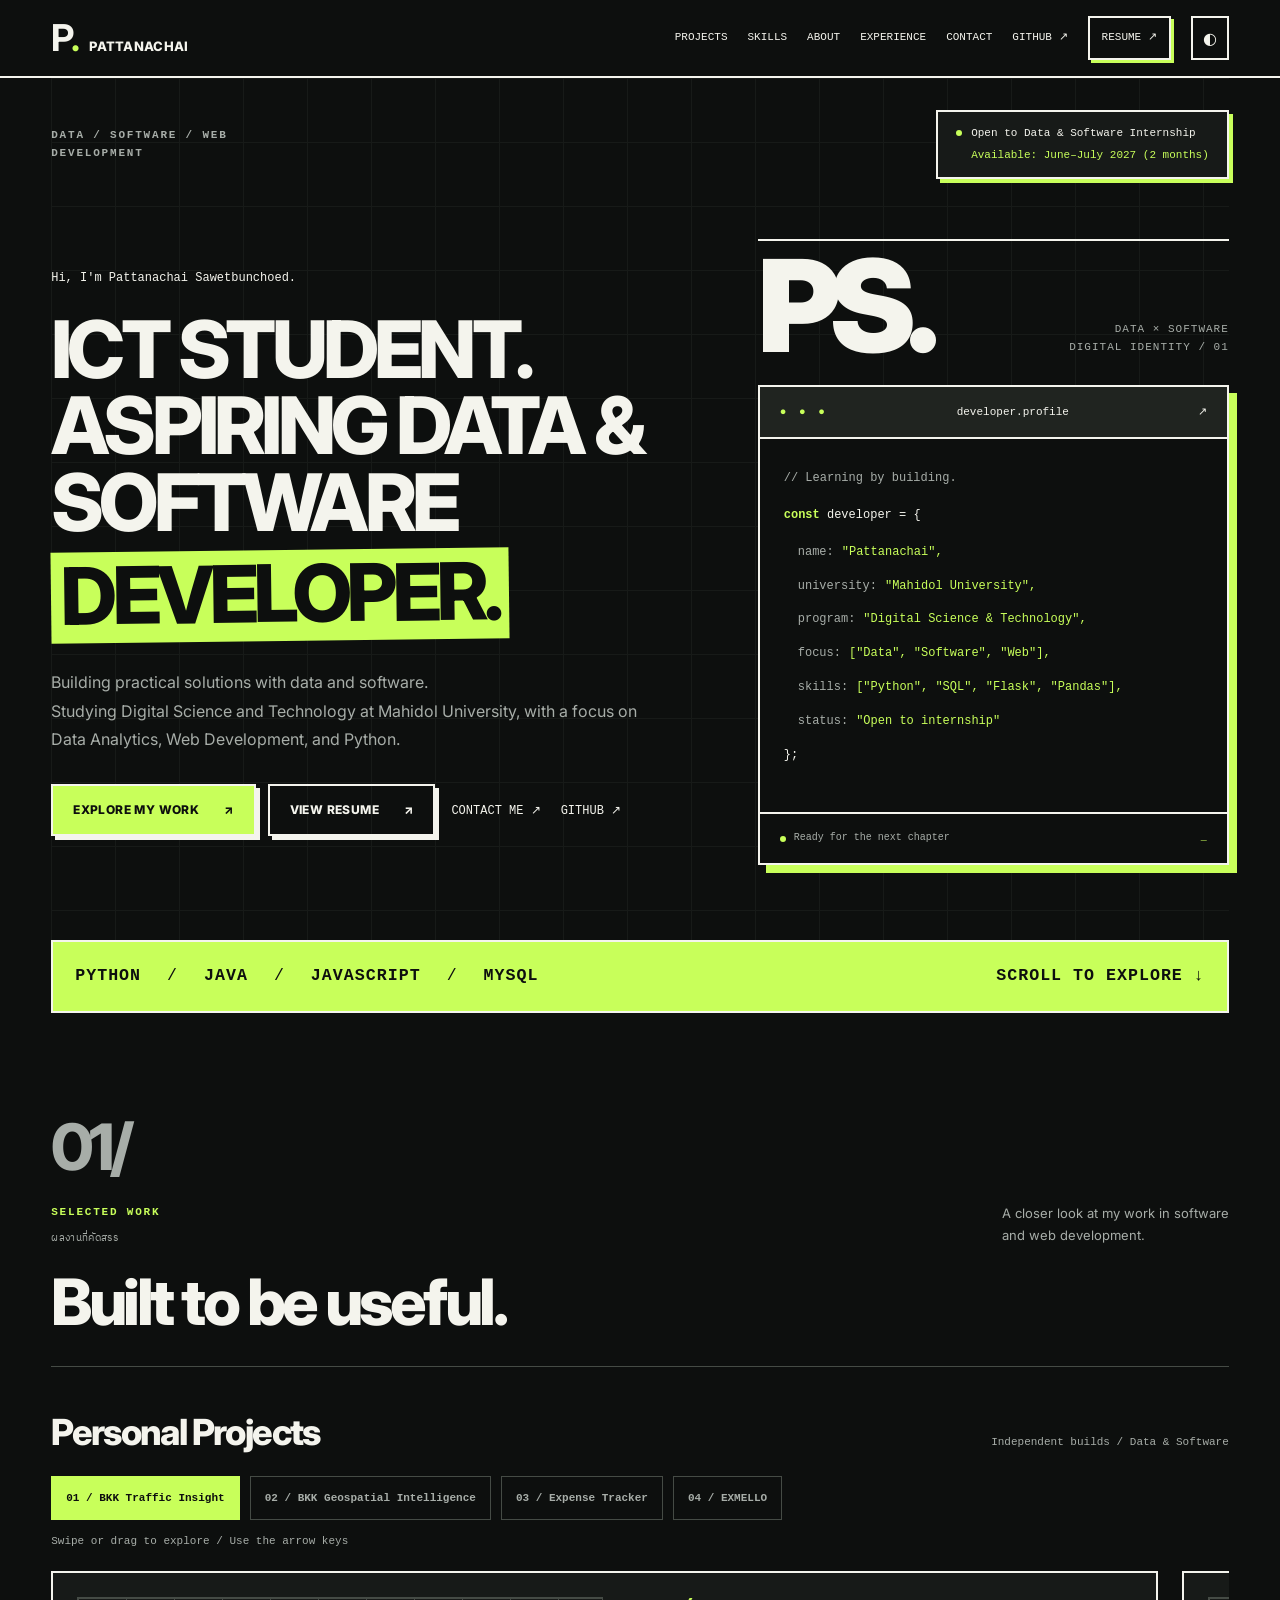
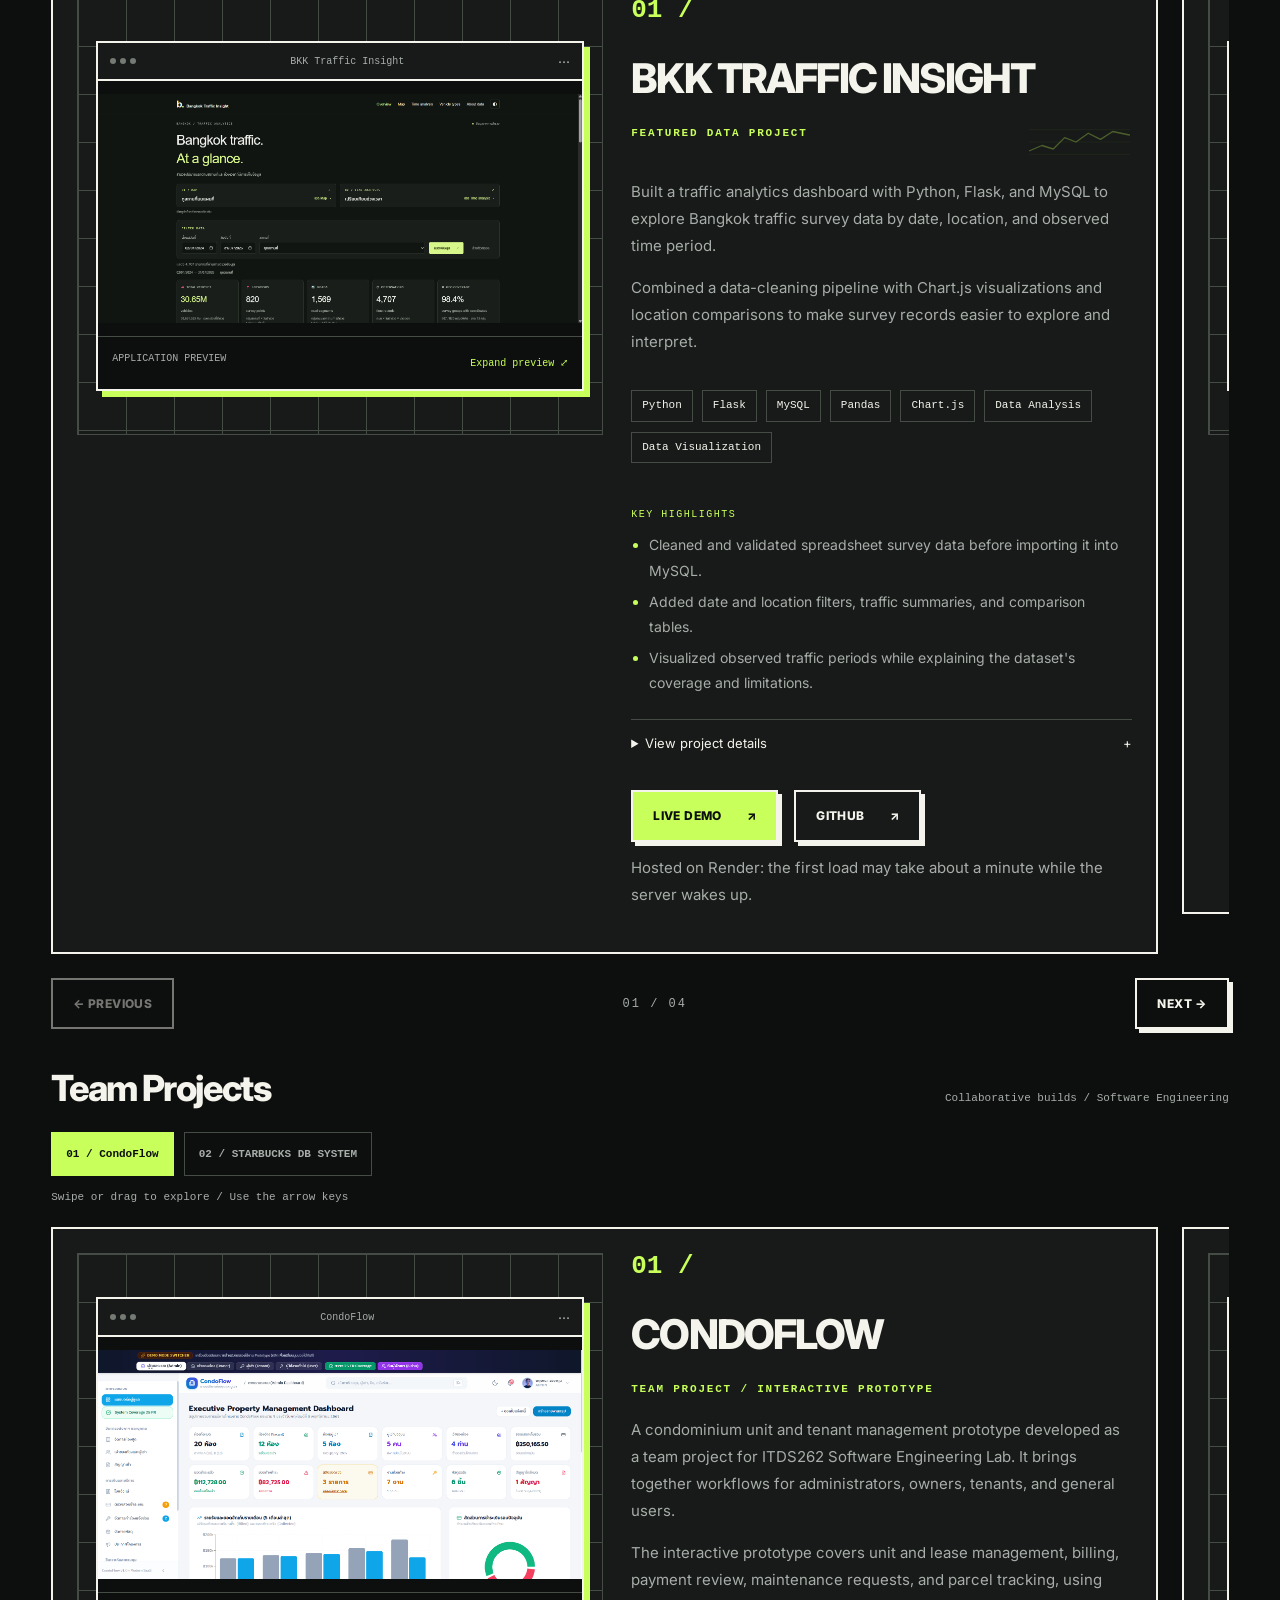
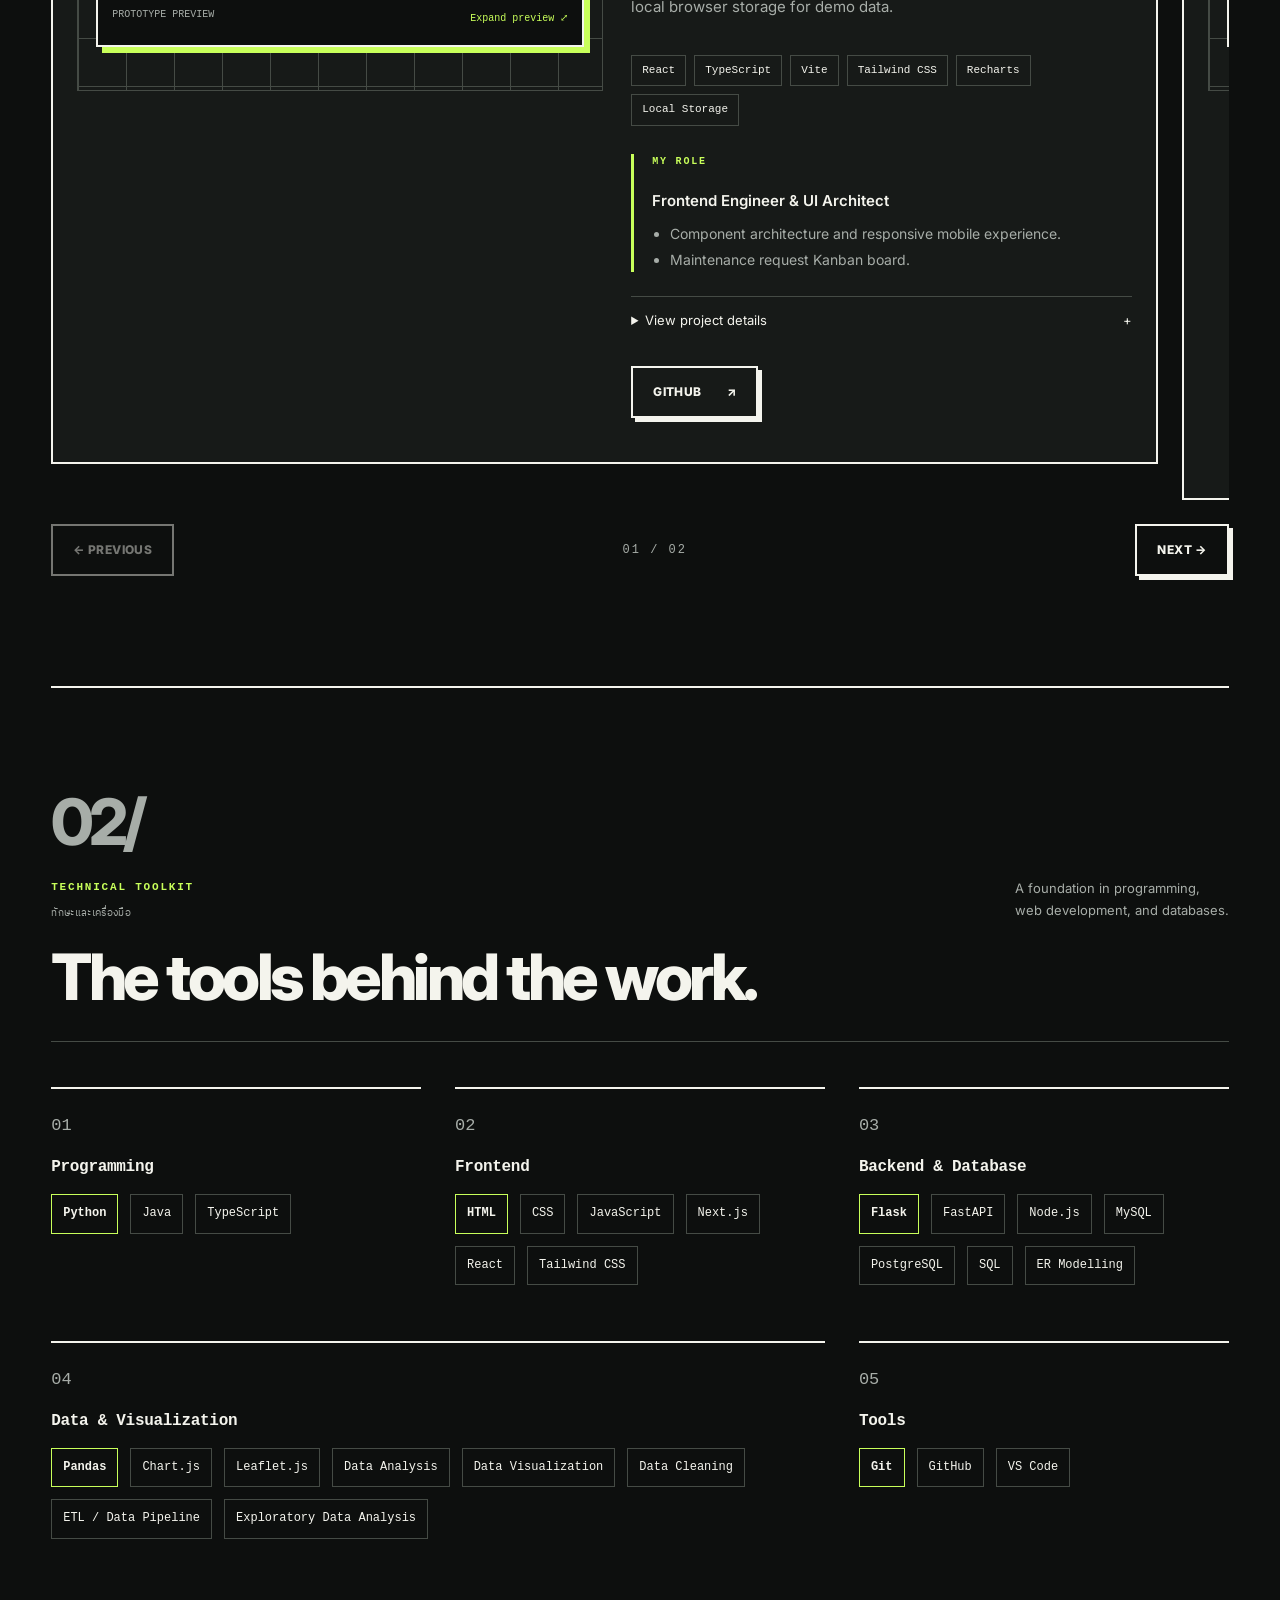
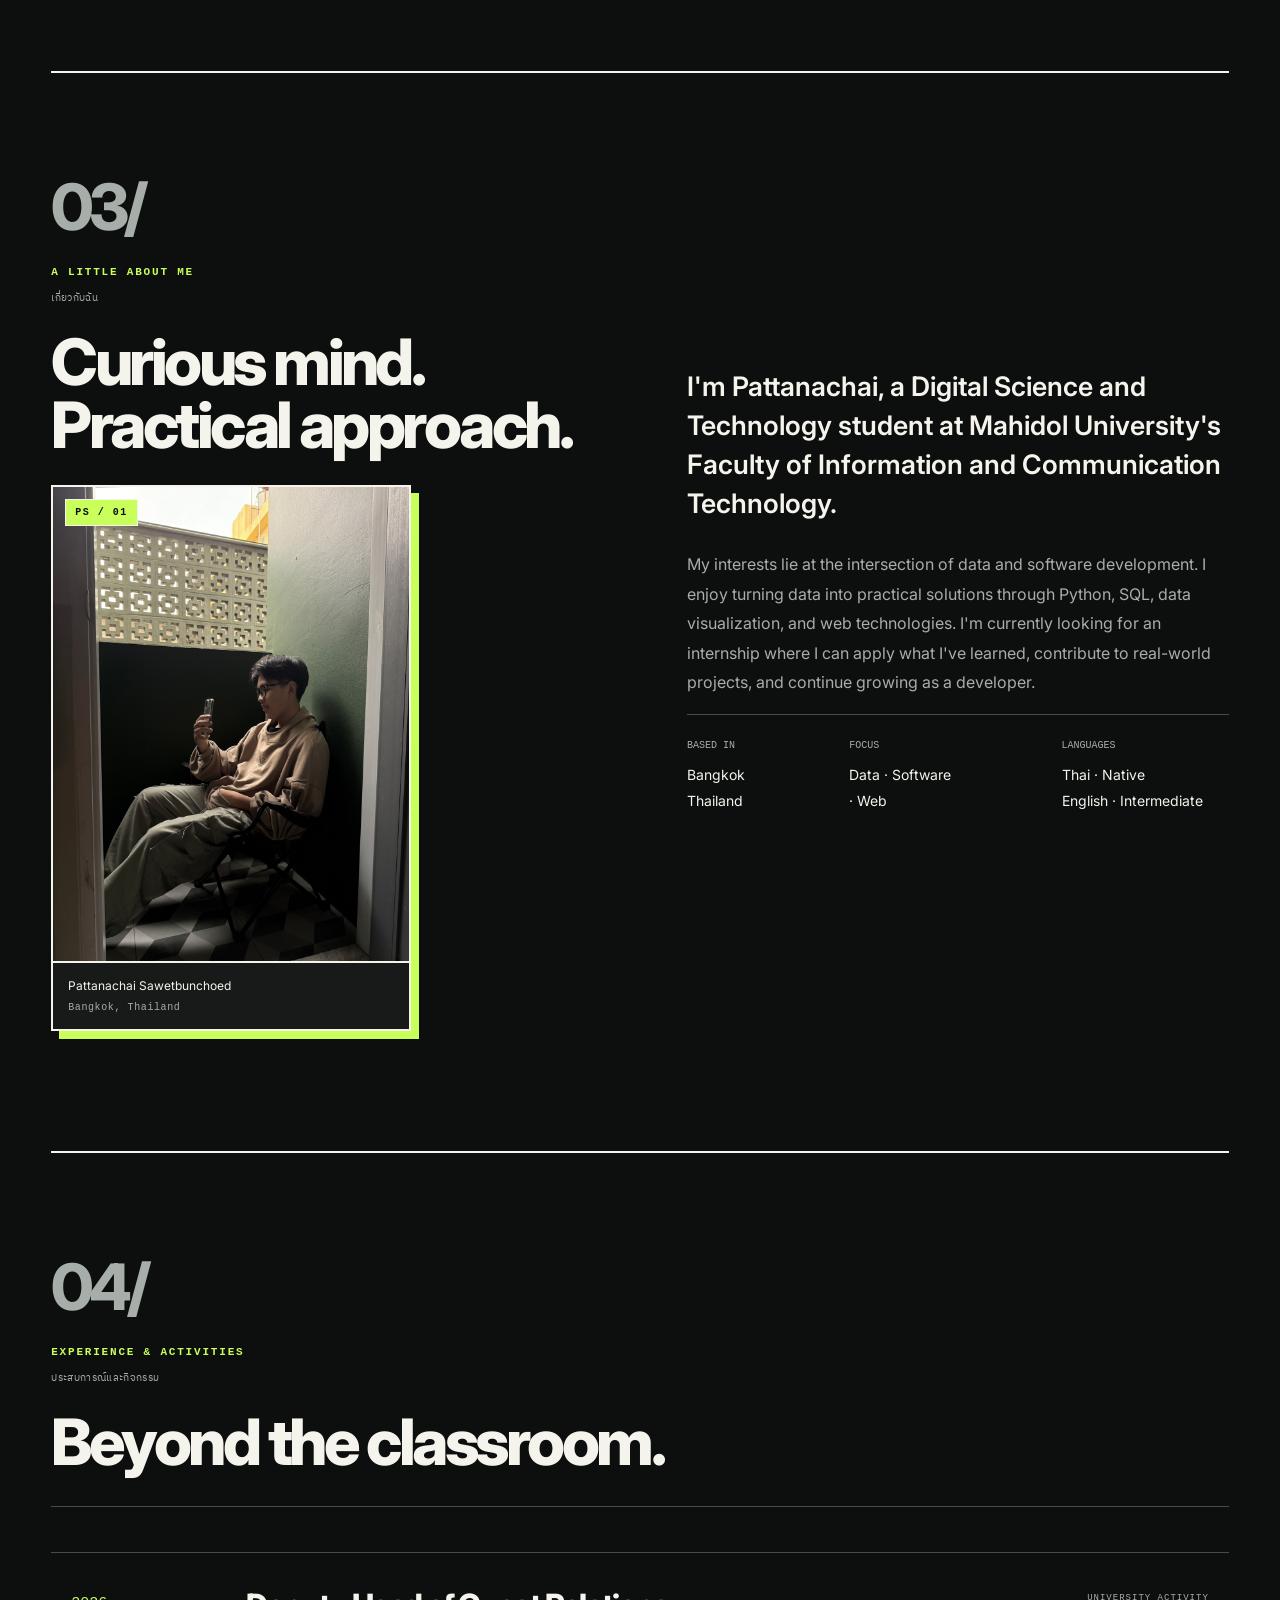
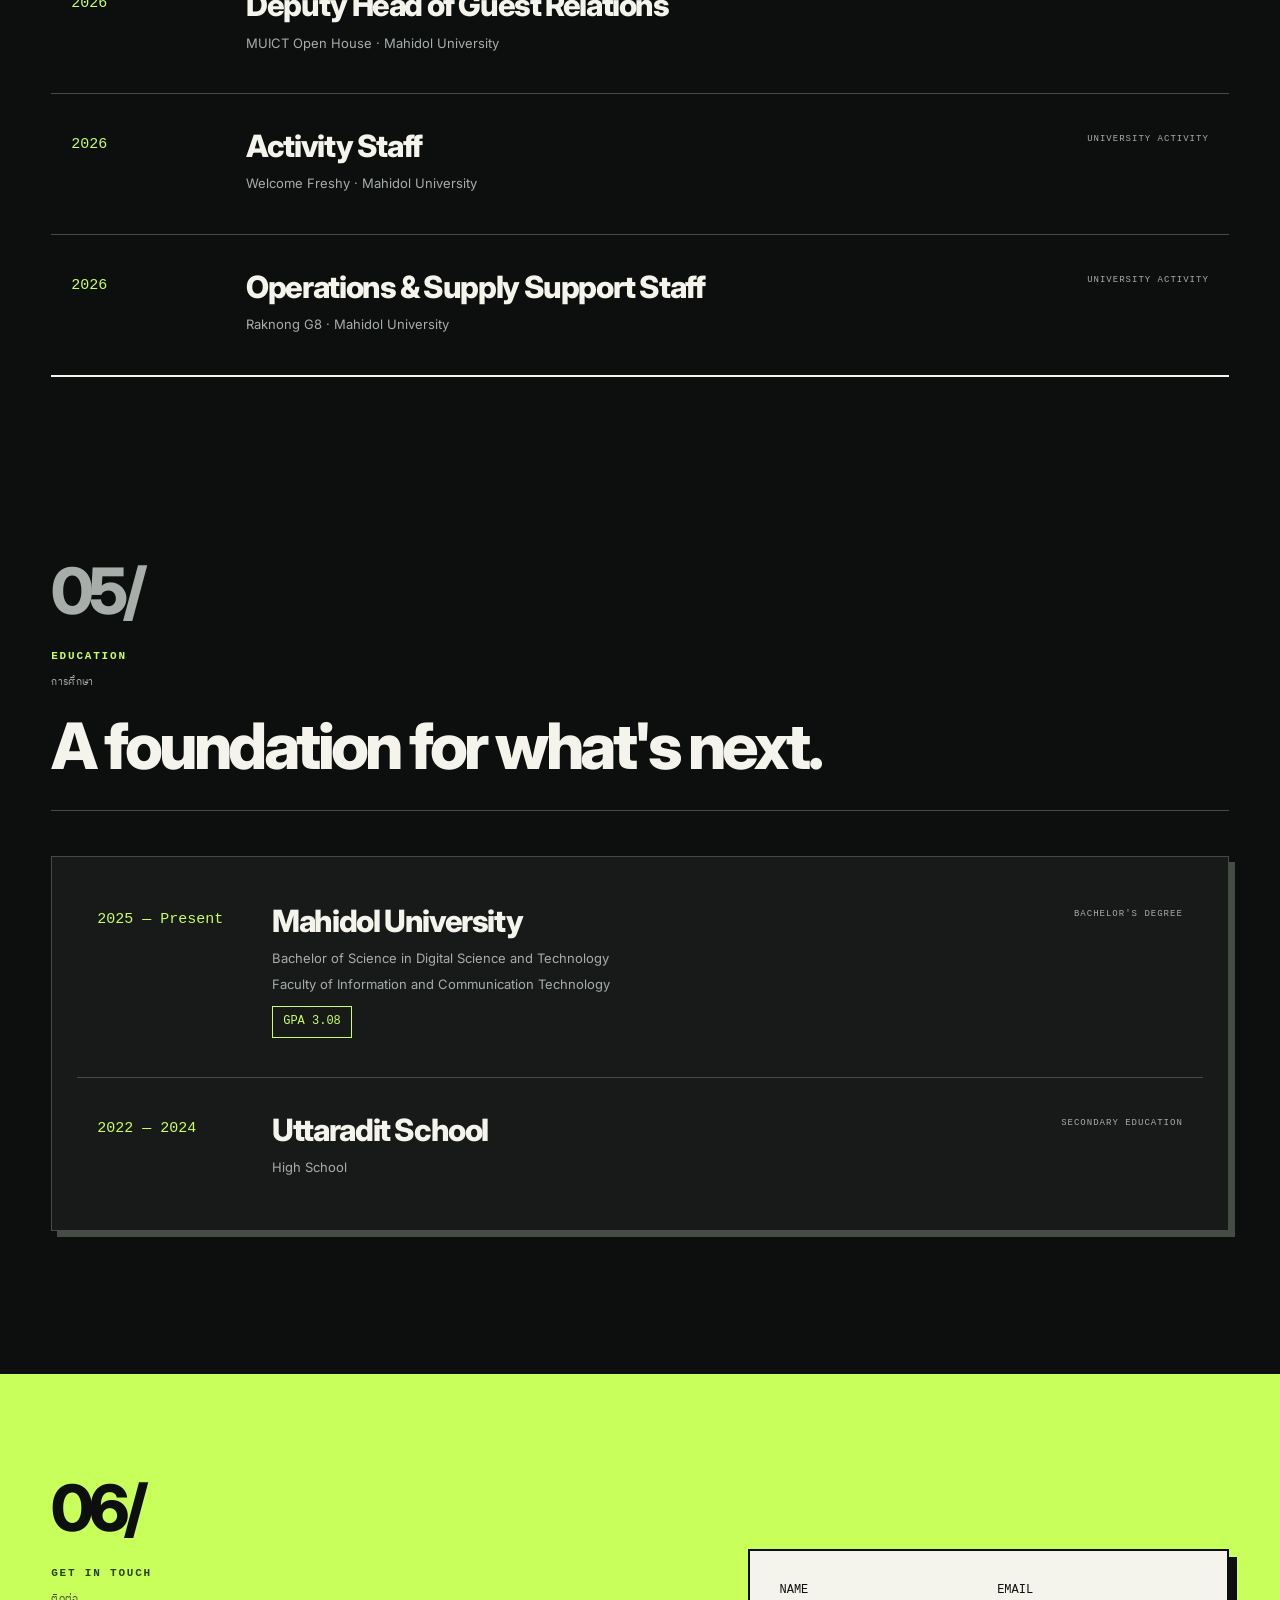
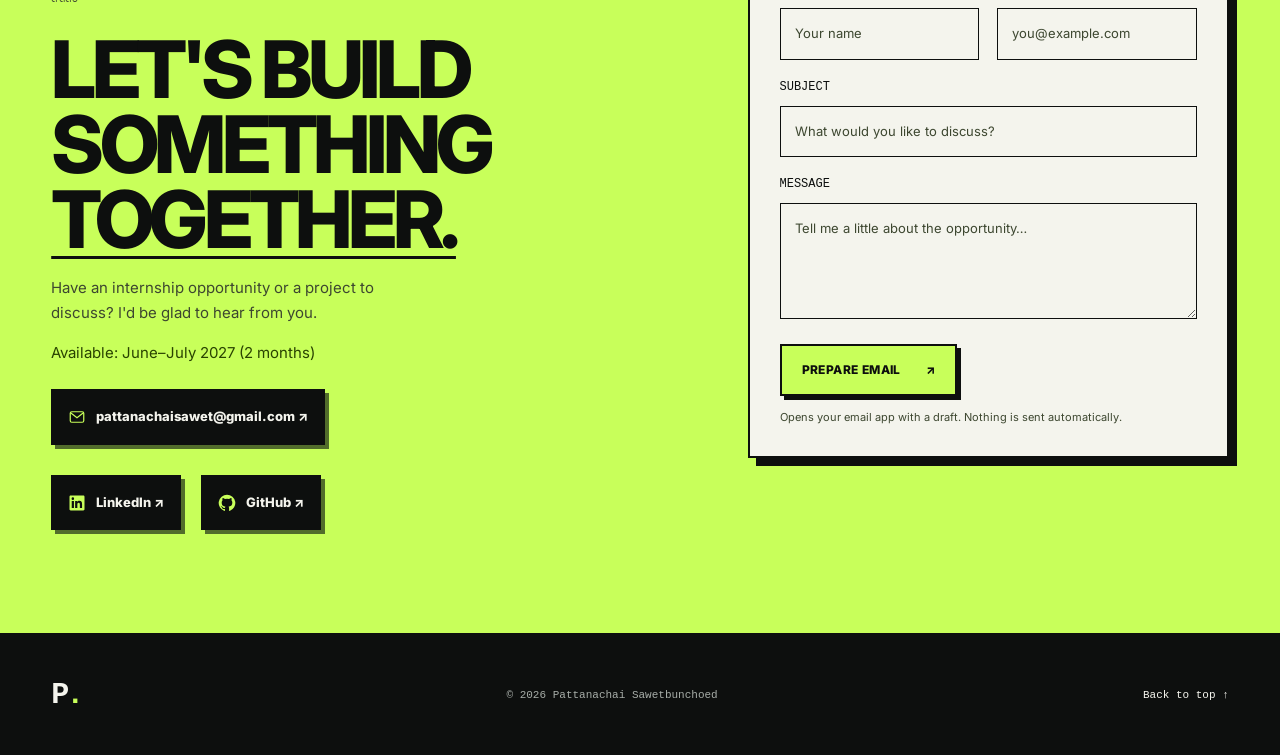
<file: index.html>
<!doctype html>
<html lang="en">
<head>
<meta charset="utf-8"><meta name="viewport" content="width=device-width, initial-scale=1">
<title>Pattanachai Sawetbunchoed | Software Developer Portfolio</title>
<meta name="description" content="Pattanachai Sawetbunchoed, Digital Science and Technology student at Mahidol University. Explore software projects, technical skills, and internship interests.">
<meta property="og:title" content="Pattanachai Sawetbunchoed | Developer Portfolio"><meta property="og:description" content="ICT student at Mahidol University building practical software with Python, Flask, MySQL and web technologies."><meta property="og:type" content="website"><meta name="theme-color" content="#111512">
<link rel="icon" href="favicon.svg" type="image/svg+xml"><link rel="stylesheet" href="style.css?v=20261106-refactor"><link rel="stylesheet" href="neo.css?v=20261106-project-spacing"><script src="config.js?v=20261107-contact-email" defer></script><script src="projects.js?v=20261106-shared" defer></script>
</head>
<body>
<a class="skip" href="#main">Skip to content</a>
<header class="site-header"><nav class="nav wrap" aria-label="Main navigation">
<a href="#home" class="brand" aria-label="Pattanachai home">p<span>.</span><span class="brand-name">Pattanachai</span></a>
<button class="menu-toggle" aria-expanded="false" aria-controls="nav-links" hidden>Menu <span aria-hidden="true">☰</span></button>
<div id="nav-links" class="nav-links"><a href="#projects">Projects</a><a href="#skills">Skills</a><a href="#about">About</a><a href="#experience">Experience</a><a href="#contact">Contact</a><a href="https://github.com/AoojunHappyman" target="_blank" rel="noopener noreferrer">GitHub ↗</a><a class="nav-resume" href="Pattanachai-Sawetbunchoed-Resume.pdf?v=20261115-projects" target="_blank" rel="noopener noreferrer" aria-label="Open latest resume PDF in a new tab">Resume ↗</a></div>
<button class="theme-toggle" aria-label="Switch to light theme" title="Switch theme" hidden>◐</button>
</nav></header>
<main id="main">
<section id="home" class="hero wrap">
<div class="hero-top"><span class="eyebrow">DATA / SOFTWARE / WEB DEVELOPMENT</span><div class="availability-block"><span class="availability"><i aria-hidden="true"></i> Open to Data &amp; Software Internship</span><span class="availability-dates">Available: June–July 2027 (2 months)</span></div></div>
<div class="hero-grid"><div><p class="intro">Hi, I'm Pattanachai Sawetbunchoed.</p><h1>ICT student.<br>Aspiring Data &amp; Software<br><em>Developer.</em></h1><p class="hero-description">Building practical solutions with data and software.<br>Studying Digital Science and Technology at Mahidol University, with a focus on Data Analytics, Web Development, and Python.</p><div class="actions"><a class="button primary" href="#projects">Explore my work <span>↗</span></a><a class="button" href="Pattanachai-Sawetbunchoed-Resume.pdf?v=20261115-projects" target="_blank" rel="noopener noreferrer">View resume <span>↗</span></a><a class="text-link" href="#contact">Contact me ↗</a><a class="text-link" href="https://github.com/AoojunHappyman" target="_blank" rel="noopener noreferrer">GitHub ↗</a></div></div>
<div class="hero-identity"><div class="signature" aria-hidden="true"><strong>PS.</strong><span>DATA × SOFTWARE<br>DIGITAL IDENTITY / 01</span></div><aside class="code-panel" aria-label="Profile at a glance"><div class="panel-bar"><span class="window-dots" aria-hidden="true">● ● ●</span><span>developer.profile</span><span>↗</span></div><div class="code-body"><p class="code-comment">// Learning by building.</p><p><span class="code-key">const</span> developer = {</p><dl><div><dt>name:</dt><dd>"Pattanachai",</dd></div><div><dt>university:</dt><dd>"Mahidol University",</dd></div><div><dt>program:</dt><dd>"Digital Science &amp; Technology",</dd></div><div><dt>focus:</dt><dd>["Data", "Software", "Web"],</dd></div><div><dt>skills:</dt><dd>["Python", "SQL", "Flask", "Pandas"],</dd></div><div><dt>status:</dt><dd>"Open to internship"</dd></div></dl><p>};</p></div><div class="panel-footer"><span class="status-dot"></span> Ready for the next chapter<span aria-hidden="true">_</span></div></aside></div></div>
<div class="hero-bottom" aria-label="Technical interests"><span>PYTHON <b>/</b> JAVA <b>/</b> JAVASCRIPT <b>/</b> MYSQL</span><a href="#projects">SCROLL TO EXPLORE ↓</a></div>
</section>
<section id="projects" class="section wrap"><div class="section-heading"><div><p class="eyebrow"><span class="section-number" aria-hidden="true">01/</span> SELECTED WORK<span class="section-label-th" lang="th">ผลงานที่คัดสรร</span></p><h2>Built to be useful.</h2></div><p>A closer look at my work in software<br class="desktop"> and web development.</p></div>
<div class="project-showcase" role="region" aria-label="Selected projects">
<div class="project-group" data-project-carousel id="personal-projects" role="group" aria-labelledby="personal-projects-title"><div class="project-group-heading"><h3 id="personal-projects-title">Personal Projects</h3><p>Independent builds / Data &amp; Software</p></div>
<div class="project-picker" aria-label="Choose a personal project" hidden></div><p class="project-swipe-hint" hidden>Swipe or drag to explore / Use the arrow keys</p>
<div class="project-grid" id="project-track">
<article class="project project-featured-data"><div class="project-browser-visual"><figure class="browser-preview"><div class="browser-toolbar" aria-hidden="true"><span class="browser-dots"><i></i><i></i><i></i></span><span class="browser-address">BKK Traffic Insight</span><span class="browser-menu">···</span></div><a class="browser-screen" href="bkk-browser-preview.png" target="_blank" rel="noopener noreferrer" aria-label="View larger screenshot of BKK Traffic Insight"><img src="bkk-browser-preview.png" width="1900" height="907" loading="lazy" alt="BKK Traffic Insight dashboard with traffic filters and survey summaries"></a><figcaption>APPLICATION PREVIEW <a href="bkk-browser-preview.png" target="_blank" rel="noopener noreferrer">Expand preview ⤢</a></figcaption></figure></div><div class="project-content"><span class="project-number" aria-hidden="true">01 /</span><div class="data-project-heading"><p class="eyebrow">FEATURED DATA PROJECT</p><svg class="data-trend" viewBox="0 0 120 38" fill="none" aria-hidden="true" focusable="false"><path d="M2 33H118M2 19H118M2 5H118" stroke="currentColor" stroke-opacity=".2"/><path d="M3 29 17 23 30 27 43 14 56 19 70 9 84 16 98 7 117 11" stroke="currentColor" stroke-width="1.5" stroke-linecap="round" stroke-linejoin="round"/></svg></div><h4 class="project-title">BKK Traffic Insight</h4><p>Built a traffic analytics dashboard with Python, Flask, and MySQL to explore Bangkok traffic survey data by date, location, and observed time period.</p><p>Combined a data-cleaning pipeline with Chart.js visualizations and location comparisons to make survey records easier to explore and interpret.</p><ul class="tags" aria-label="Project technologies"><li>Python</li><li>Flask</li><li>MySQL</li><li>Pandas</li><li>Chart.js</li><li>Data Analysis</li><li>Data Visualization</li></ul><div class="project-highlights"><h5>KEY HIGHLIGHTS</h5><ul><li>Cleaned and validated spreadsheet survey data before importing it into MySQL.</li><li>Added date and location filters, traffic summaries, and comparison tables.</li><li>Visualized observed traffic periods while explaining the dataset's coverage and limitations.</li></ul></div><details class="project-details"><summary>View project details <span>+</span></summary><div><h5>From survey reports to insights</h5><p>Based on Bangkok Metropolitan Administration traffic survey reports. Survey counts are historical observations, not live traffic or a direct measure of congestion.</p></div></details><div class="project-links"><a class="button primary" href="https://bangkok-traffic-insight.onrender.com/" target="_blank" rel="noopener noreferrer" aria-label="Open BKK Traffic Insight live demo in a new tab">Live Demo <span aria-hidden="true">↗</span></a><a class="button" href="https://github.com/AoojunHappyman/BKK-Traffic-Insight" target="_blank" rel="noopener noreferrer" aria-label="View BKK Traffic Insight source code on GitHub">GitHub <span aria-hidden="true">↗</span></a></div><p class="demo-note">Hosted on Render: the first load may take about a minute while the server wakes up.</p></div></article>
<article class="project">
<div class="project-browser-visual"><figure class="browser-preview">
<div class="browser-toolbar" aria-hidden="true"><span class="browser-dots"><i></i><i></i><i></i></span><span class="browser-address">BKK Geospatial Intelligence</span><span class="browser-menu">···</span></div>
<a class="browser-screen" href="bkk-geospatial-preview.png" target="_blank" rel="noopener noreferrer" aria-label="View larger screenshot of BKK Geospatial Intelligence"><img src="bkk-geospatial-preview.png" width="1901" height="906" loading="lazy" alt="BKK Geospatial Intelligence district explorer with a population density choropleth map of Bangkok"></a>
<figcaption>APPLICATION PREVIEW <a href="bkk-geospatial-preview.png" target="_blank" rel="noopener noreferrer">Expand preview ⤢</a></figcaption>
</figure></div>
<div class="project-content"><span class="project-number" aria-hidden="true">02 /</span><p class="eyebrow">GEOSPATIAL DATA APPLICATION</p><h4 class="project-title">BKK Geospatial Intelligence</h4>
<p>Built a geospatial analytics platform for Bangkok's 50 districts, connecting public datasets through a Python ETL pipeline, PostgreSQL/PostGIS, and a FastAPI backend.</p>
<p>The React and TypeScript interface uses MapLibre for interactive choropleth maps, district exploration, and comparisons across population, transport, health services, and flood-related indicators.</p>
<ul class="tags" aria-label="Project technologies"><li>Python</li><li>GeoPandas</li><li>PostgreSQL</li><li>PostGIS</li><li>FastAPI</li><li>React</li><li>TypeScript</li><li>MapLibre</li></ul>
<div class="project-highlights"><h5>KEY HIGHLIGHTS</h5><ul><li>Validated and joined public datasets with district boundaries using geospatial ETL.</li><li>Added district search, metric filters, and comparisons of selected districts.</li><li>Included source documentation, CSV exports, and shareable analysis views.</li></ul></div>
<details class="project-details"><summary>View project details <span>+</span></summary><div><h5>Public data in a spatial context</h5><p>Combines sources from BMA, DOPA, the Department of Rail Transport, and OpenStreetMap. Dataset periods and calculation methods are documented; the indicators describe published observations rather than live conditions.</p></div></details>
<div class="project-links"><a class="button primary" href="https://bkkgeo.vercel.app/?metric=population_density&amp;rank=bottom" target="_blank" rel="noopener noreferrer" aria-label="Open BKK Geospatial Intelligence live demo in a new tab">Live Demo <span aria-hidden="true">↗</span></a><a class="button" href="https://github.com/AoojunHappyman/BKK-Geospatial-Intelligence" target="_blank" rel="noopener noreferrer" aria-label="View BKK Geospatial Intelligence source code on GitHub">GitHub <span aria-hidden="true">↗</span></a></div>
</div></article>
<article class="project"><div class="project-browser-visual"><figure class="browser-preview"><div class="browser-toolbar" aria-hidden="true"><span class="browser-dots"><i></i><i></i><i></i></span><span class="browser-address">Expense Tracker</span><span class="browser-menu">···</span></div><a class="browser-screen" href="expense-tracker-insights.png" target="_blank" rel="noopener noreferrer" aria-label="View larger screenshot of Expense Tracker"><img src="expense-tracker-insights.png" width="1917" height="906" loading="lazy" alt="Expense Tracker transaction form, spending insights and monthly charts"></a><figcaption>APPLICATION PREVIEW <a href="expense-tracker-insights.png" target="_blank" rel="noopener noreferrer">Expand preview ⤢</a></figcaption></figure></div><div class="project-content"><span class="project-number" aria-hidden="true">03 /</span><p class="eyebrow">FEATURED PROJECT</p><h4 class="project-title">Expense Tracker</h4><p>Built an income and expense tracking web application with Flask and MySQL, using Chart.js to turn financial records into visual summaries.</p><p>A practical way to record money coming in and going out, and understand it at a glance.</p><ul class="tags" aria-label="Project technologies"><li>Python</li><li>Flask</li><li>MySQL</li><li>Chart.js</li></ul><div class="project-highlights"><h5>KEY HIGHLIGHTS</h5><ul><li>Records income and expenses through a web application.</li><li>Presents chart-based summaries with Chart.js.</li><li>Uses Flask and MySQL for the application and database.</li></ul></div><details class="project-details"><summary>View project details <span>+</span></summary><div><h5>What it does</h5><p>Explore the application using the live demo below, or view its source code on GitHub.</p></div></details><div class="project-links"><a class="button primary" href="https://expense-tracker-sg.onrender.com/" target="_blank" rel="noopener noreferrer" aria-label="Open Expense Tracker live demo in a new tab">Live Demo <span aria-hidden="true">↗</span></a><a class="button" href="https://github.com/AoojunHappyman/Expense-Tracker" target="_blank" rel="noopener noreferrer" aria-label="View Expense Tracker source code on GitHub">GitHub <span aria-hidden="true">↗</span></a></div><p class="demo-note">Hosted on Render: the first load may take about a minute while the server wakes up.</p></div></article>
<article class="project"><div class="project-browser-visual"><figure class="browser-preview"><div class="browser-toolbar" aria-hidden="true"><span class="browser-dots"><i></i><i></i><i></i></span><span class="browser-address">EXMELLO</span><span class="browser-menu">···</span></div><a class="browser-screen" href="exmello-browser-preview.png" target="_blank" rel="noopener noreferrer" aria-label="View larger screenshot of EXMELLO"><img src="exmello-browser-preview.png" width="1917" height="911" loading="lazy" alt="EXMELLO homepage with an exam-season mood check-in and supportive guidance"></a><figcaption>APPLICATION PREVIEW <a href="exmello-browser-preview.png" target="_blank" rel="noopener noreferrer">Expand preview ⤢</a></figcaption></figure></div><div class="project-content"><span class="project-number" aria-hidden="true">04 /</span><p class="eyebrow">FULL-STACK WEB APPLICATION</p><h4 class="project-title">EXMELLO</h4><p>Built an exam-season wellness companion with Next.js, React, and TypeScript to help students check in with their feelings and choose a practical next step.</p><p>Combined rule-based recommendations with focus timers, guided breathing, and short reset activities in a guest-friendly experience.</p><ul class="tags" aria-label="Project technologies"><li>Next.js</li><li>React</li><li>TypeScript</li><li>Tailwind CSS</li><li>FastAPI</li><li>PostgreSQL</li></ul><div class="project-highlights"><h5>KEY HIGHLIGHTS</h5><ul><li>Created a mood check-in flow with rule-based recommendations for focus, calm, and breaks.</li><li>Added a focus timer, guided breathing exercises, and short reset tools.</li><li>Integrated a FastAPI backend and PostgreSQL for account-based check-ins, recommendations, and focus sessions, while keeping guest history in the browser.</li></ul></div><details class="project-details"><summary>View project details <span>+</span></summary><div><h5>Small steps through exam season</h5><p>A student wellness and study-support application, not a clinical assessment tool.</p></div></details><div class="project-links"><a class="button primary" href="https://exmello.vercel.app/" target="_blank" rel="noopener noreferrer" aria-label="Open EXMELLO live demo in a new tab">Live Demo <span aria-hidden="true">↗</span></a><a class="button" href="https://github.com/AoojunHappyman/Exmello" target="_blank" rel="noopener noreferrer" aria-label="View EXMELLO source code on GitHub">GitHub <span aria-hidden="true">↗</span></a></div></div></article>
</div>
<div class="project-carousel-controls" hidden><button class="button project-prev" type="button" aria-controls="project-track">← Previous</button><span class="project-carousel-counter" role="status" aria-live="polite" aria-atomic="true"></span><button class="button project-next" type="button" aria-controls="project-track">Next →</button></div>
</div>
<div class="project-group" data-project-carousel id="team-projects" role="group" aria-labelledby="team-projects-title">
<div class="project-group-heading"><h3 id="team-projects-title">Team Projects</h3><p>Collaborative builds / Software Engineering</p></div>
<div class="project-picker" aria-label="Choose a team project" hidden></div><p class="project-swipe-hint" hidden>Swipe or drag to explore / Use the arrow keys</p>
<div class="project-grid" id="team-project-track">
<article class="project">
<div class="project-browser-visual"><figure class="browser-preview">
<div class="browser-toolbar" aria-hidden="true"><span class="browser-dots"><i></i><i></i><i></i></span><span class="browser-address">CondoFlow</span><span class="browser-menu">···</span></div>
<a class="browser-screen" href="condoflow-browser-preview.png" target="_blank" rel="noopener noreferrer" aria-label="View larger screenshot of CondoFlow"><img src="condoflow-browser-preview.png" width="1917" height="908" loading="lazy" alt="CondoFlow prototype showing an administrator dashboard for condominium units, tenants, billing and maintenance"></a>
<figcaption>PROTOTYPE PREVIEW <a href="condoflow-browser-preview.png" target="_blank" rel="noopener noreferrer">Expand preview ⤢</a></figcaption>
</figure></div>
<div class="project-content"><span class="project-number" aria-hidden="true">01 /</span><p class="eyebrow">TEAM PROJECT / INTERACTIVE PROTOTYPE</p><h4 class="project-title">CondoFlow</h4>
<p>A condominium unit and tenant management prototype developed as a team project for ITDS262 Software Engineering Lab. It brings together workflows for administrators, owners, tenants, and general users.</p>
<p>The interactive prototype covers unit and lease management, billing, payment review, maintenance requests, and parcel tracking, using local browser storage for demo data.</p>
<ul class="tags" aria-label="Project technologies"><li>React</li><li>TypeScript</li><li>Vite</li><li>Tailwind CSS</li><li>Recharts</li><li>Local Storage</li></ul>
<div class="project-contribution"><span class="eyebrow">MY ROLE</span><p>Frontend Engineer &amp; UI Architect</p><ul><li>Component architecture and responsive mobile experience.</li><li>Maintenance request Kanban board.</li></ul></div>
<details class="project-details"><summary>View project details <span>+</span></summary><div><h5>Connected property-management workflows</h5><p>Role-based demo views and persistent sample data support interactive walkthroughs. This project is a frontend prototype, with simulated application workflows rather than a production backend.</p></div></details>
<div class="project-links"><a class="button" href="https://github.com/AoojunHappyman/CondoFlow" target="_blank" rel="noopener noreferrer" aria-label="View CondoFlow source code on GitHub">GitHub <span aria-hidden="true">↗</span></a></div>
</div></article>

<article class="project">
<div class="project-browser-visual"><figure class="browser-preview">
<div class="browser-toolbar" aria-hidden="true"><span class="browser-dots"><i></i><i></i><i></i></span><span class="browser-address">STARBUCKS DB SYSTEM</span><span class="browser-menu">···</span></div>
<a class="browser-screen" href="starbucks-database-preview.png" target="_blank" rel="noopener noreferrer" aria-label="View larger ER diagram for STARBUCKS DB SYSTEM"><img src="starbucks-database-preview.png" width="1534" height="690" loading="lazy" alt="Starbucks ER diagram showing customers, orders, products, branches, payments, rewards and inventory relationships"></a>
<figcaption>ER/EER DIAGRAM <a href="starbucks-database-preview.png" target="_blank" rel="noopener noreferrer">Expand preview ⤢</a></figcaption>
</figure></div>
<div class="project-content"><span class="project-number" aria-hidden="true">02 /</span><p class="eyebrow">TEAM PROJECT / DATABASE DESIGN</p><h4 class="project-title">STARBUCKS DB SYSTEM</h4>
<p>A team database design project for ITDS221 Database Management Systems at Mahidol University, modelling Starbucks beverage ordering, inventory management, and Rewards membership workflows.</p>
<p>The project translates business rules into ER/EER diagrams and a relational schema, with third normal form (3NF) normalization and a data dictionary documenting entity attributes.</p>
<ul class="tags" aria-label="Project concepts"><li>Database Design</li><li>ER/EER Modelling</li><li>Relational Schema</li><li>Normalization (3NF)</li><li>Business Rules</li><li>Data Dictionary</li></ul>
<div class="project-highlights"><h5>KEY HIGHLIGHTS</h5><ul><li>Analysed ordering, stock replenishment, and loyalty reward processes.</li><li>Mapped entities and relationships using Chen ER/EER notation.</li><li>Documented schema transformation, normalization, and attribute definitions.</li></ul></div>
<details class="project-details"><summary>View project details <span>+</span></summary><div><h5>From business processes to a relational model</h5><p>The repository includes the project report, original and revised ER/EER diagrams, relational schema, and data dictionary. The deliverable focuses on database analysis and design.</p></div></details>
<div class="project-links"><a class="button" href="https://github.com/AoojunHappyman/Starbucks-Database-Systems" target="_blank" rel="noopener noreferrer" aria-label="View STARBUCKS DB SYSTEM project on GitHub">GitHub <span aria-hidden="true">↗</span></a></div>
</div></article>
</div>
<div class="project-carousel-controls" hidden><button class="button project-prev" type="button" aria-controls="team-project-track">← Previous</button><span class="project-carousel-counter" role="status" aria-live="polite" aria-atomic="true"></span><button class="button project-next" type="button" aria-controls="team-project-track">Next →</button></div>
</div>
</div>
</section>
<section id="skills" class="section wrap"><div class="section-heading"><div><p class="eyebrow"><span class="section-number" aria-hidden="true">02/</span> TECHNICAL TOOLKIT<span class="section-label-th" lang="th">ทักษะและเครื่องมือ</span></p><h2>The tools behind the work.</h2></div><p>A foundation in programming,<br class="desktop"> web development, and databases.</p></div><div class="skills-grid"><div class="skill-group"><span class="skill-number">01</span><h3>Programming</h3><ul class="tags"><li>Python</li><li>Java</li><li>TypeScript</li></ul></div><div class="skill-group"><span class="skill-number">02</span><h3>Frontend</h3><ul class="tags"><li>HTML</li><li>CSS</li><li>JavaScript</li><li>Next.js</li><li>React</li><li>Tailwind CSS</li></ul></div><div class="skill-group"><span class="skill-number">03</span><h3>Backend &amp; Database</h3><ul class="tags"><li>Flask</li><li>FastAPI</li><li>Node.js</li><li>MySQL</li><li>PostgreSQL</li><li>SQL</li><li>ER Modelling</li></ul></div><div class="skill-group"><span class="skill-number">04</span><h3>Data &amp; Visualization</h3><ul class="tags"><li>Pandas</li><li>Chart.js</li><li>Leaflet.js</li><li>Data Analysis</li><li>Data Visualization</li><li>Data Cleaning</li><li>ETL / Data Pipeline</li><li>Exploratory Data Analysis</li></ul></div><div class="skill-group"><span class="skill-number">05</span><h3>Tools</h3><ul class="tags"><li>Git</li><li>GitHub</li><li>VS Code</li></ul></div></div></section>
<section id="about" class="section wrap about-grid"><div><p class="eyebrow"><span class="section-number" aria-hidden="true">03/</span> A LITTLE ABOUT ME<span class="section-label-th" lang="th">เกี่ยวกับฉัน</span></p><h2>Curious mind.<br>Practical approach.</h2><figure class="about-portrait"><div class="portrait-frame"><img src="profile.jpg" width="270" height="360" loading="lazy" alt="Pattanachai Sawetbunchoed sitting in a chair"><span class="portrait-marker" aria-hidden="true">PS / 01</span></div><figcaption><span>Pattanachai Sawetbunchoed</span><span>Bangkok, Thailand</span></figcaption></figure></div><div class="about-copy"><p class="large-copy">I'm Pattanachai, a Digital Science and Technology student at Mahidol University's Faculty of Information and Communication Technology.</p><p>My interests lie at the intersection of data and software development. I enjoy turning data into practical solutions through Python, SQL, data visualization, and web technologies. I'm currently looking for an internship where I can apply what I've learned, contribute to real-world projects, and continue growing as a developer.</p><div class="about-facts"><div><span>BASED IN</span><strong>Bangkok<br>Thailand</strong></div><div><span>FOCUS</span><strong>Data · Software<br>· Web</strong></div><div><span>LANGUAGES</span><strong>Thai · Native<br>English · Intermediate</strong></div></div></div></section>
<section id="experience" class="section wrap"><div class="section-heading"><div><p class="eyebrow"><span class="section-number" aria-hidden="true">04/</span> EXPERIENCE & ACTIVITIES<span class="section-label-th" lang="th">ประสบการณ์และกิจกรรม</span></p><h2>Beyond the classroom.</h2></div></div><div class="timeline-row"><span class="date">2026</span><div><h3>Deputy Head of Guest Relations</h3><p>MUICT Open House · Mahidol University</p></div><span class="row-label">UNIVERSITY ACTIVITY</span></div><div class="timeline-row"><span class="date">2026</span><div><h3>Activity Staff</h3><p>Welcome Freshy · Mahidol University</p></div><span class="row-label">UNIVERSITY ACTIVITY</span></div><div class="timeline-row"><span class="date">2026</span><div><h3>Operations &amp; Supply Support Staff</h3><p>Raknong G8 · Mahidol University</p></div><span class="row-label">UNIVERSITY ACTIVITY</span></div></section>
<section id="education" class="section wrap"><div class="section-heading"><div><p class="eyebrow"><span class="section-number" aria-hidden="true">05/</span> EDUCATION<span class="section-label-th" lang="th">การศึกษา</span></p><h2>A foundation for what's next.</h2></div></div><div class="education-journey"><div class="timeline-row"><span class="date">2025 — Present</span><div><h3>Mahidol University</h3><p>Bachelor of Science in Digital Science and Technology</p><p class="muted">Faculty of Information and Communication Technology</p><p class="education-gpa">GPA 3.08</p></div><span class="row-label">BACHELOR'S DEGREE</span></div><div class="timeline-row"><span class="date">2022 — 2024</span><div><h3>Uttaradit School</h3><p>High School</p></div><span class="row-label">SECONDARY EDUCATION</span></div></div></section>
<section id="contact" class="section contact-section"><div class="wrap contact-grid"><div><p class="eyebrow"><span class="section-number" aria-hidden="true">06/</span> GET IN TOUCH<span class="section-label-th" lang="th">ติดต่อ</span></p><h2>Let's build<br>something <em>together.</em></h2><p>Have an internship opportunity or a project to discuss? I'd be glad to hear from you.</p><p class="contact-availability">Available: June–July 2027 (2 months)</p><a class="email-link" href="mailto:pattanachaisawet@gmail.com"><svg class="contact-icon" viewBox="0 0 24 24" fill="none" stroke="currentColor" stroke-width="1.6" aria-hidden="true" focusable="false"><rect x="3" y="5" width="18" height="14" rx="2"/><path d="m3 6 9 7 9-7"/></svg><span>pattanachaisawet@gmail.com ↗</span></a><div class="socials"><a href="https://www.linkedin.com/in/pattanachai-sawetbunchoed-61406243b/" target="_blank" rel="noopener noreferrer"><svg class="contact-icon" viewBox="0 0 24 24" fill="currentColor" aria-hidden="true" focusable="false"><path d="M20.45 2H3.55C2.69 2 2 2.68 2 3.52v16.96C2 21.32 2.69 22 3.55 22h16.9c.86 0 1.55-.68 1.55-1.52V3.52C22 2.68 21.31 2 20.45 2ZM7.93 18.75H4.98V9.2h2.95v9.55ZM6.45 7.9a1.71 1.71 0 1 1 0-3.42 1.71 1.71 0 0 1 0 3.42Zm12.3 10.85H15.8V14.1c0-1.11-.02-2.54-1.55-2.54-1.55 0-1.79 1.21-1.79 2.46v4.73H9.51V9.2h2.83v1.3h.04c.39-.74 1.36-1.53 2.79-1.53 2.99 0 3.58 1.97 3.58 4.53v5.25Z"/></svg><span>LinkedIn ↗</span></a><a href="https://github.com/AoojunHappyman" target="_blank" rel="noopener noreferrer"><svg class="contact-icon" viewBox="0 0 24 24" fill="currentColor" aria-hidden="true" focusable="false"><path d="M12 .9a11.1 11.1 0 0 0-3.51 21.63c.55.1.76-.24.76-.54v-2.08c-3.09.67-3.74-1.31-3.74-1.31-.51-1.29-1.24-1.63-1.24-1.63-1.01-.69.08-.68.08-.68 1.12.08 1.7 1.14 1.7 1.14.99 1.69 2.6 1.2 3.24.92.1-.72.39-1.2.71-1.48-2.47-.28-5.06-1.24-5.06-5.49 0-1.21.43-2.2 1.14-2.98-.12-.28-.5-1.41.11-2.94 0 0 .93-.3 3.05 1.14a10.63 10.63 0 0 1 5.55 0c2.12-1.44 3.05-1.14 3.05-1.14.61 1.53.23 2.66.11 2.94.71.78 1.14 1.77 1.14 2.98 0 4.26-2.6 5.2-5.08 5.48.4.35.75 1.02.75 2.06v3.07c0 .3.2.65.77.54A11.1 11.1 0 0 0 12 .9Z"/></svg><span>GitHub ↗</span></a></div></div><form id="contact-form"><div class="form-row"><div><label for="name">Name</label><input id="name" name="name" autocomplete="name" required maxlength="100" placeholder="Your name"></div><div><label for="email">Email</label><input id="email" name="email" type="email" autocomplete="email" required maxlength="200" placeholder="you@example.com"></div></div><label for="subject">Subject</label><input id="subject" name="subject" required maxlength="150" placeholder="What would you like to discuss?"><label for="message">Message</label><textarea id="message" name="message" required maxlength="5000" rows="4" placeholder="Tell me a little about the opportunity…"></textarea><button class="button primary" type="submit">Prepare email <span>↗</span></button><p class="form-note" id="form-status" role="status">Opens your email app with a draft. Nothing is sent automatically.</p><noscript><p>Please use the email link to get in touch; the draft form requires JavaScript.</p></noscript></form></div></section>
</main><footer class="wrap footer"><a href="#home" class="brand">p<span>.</span></a><p>© <span id="year">2026</span> Pattanachai Sawetbunchoed</p><a href="#home">Back to top ↑</a></footer>
</body></html>
</file>
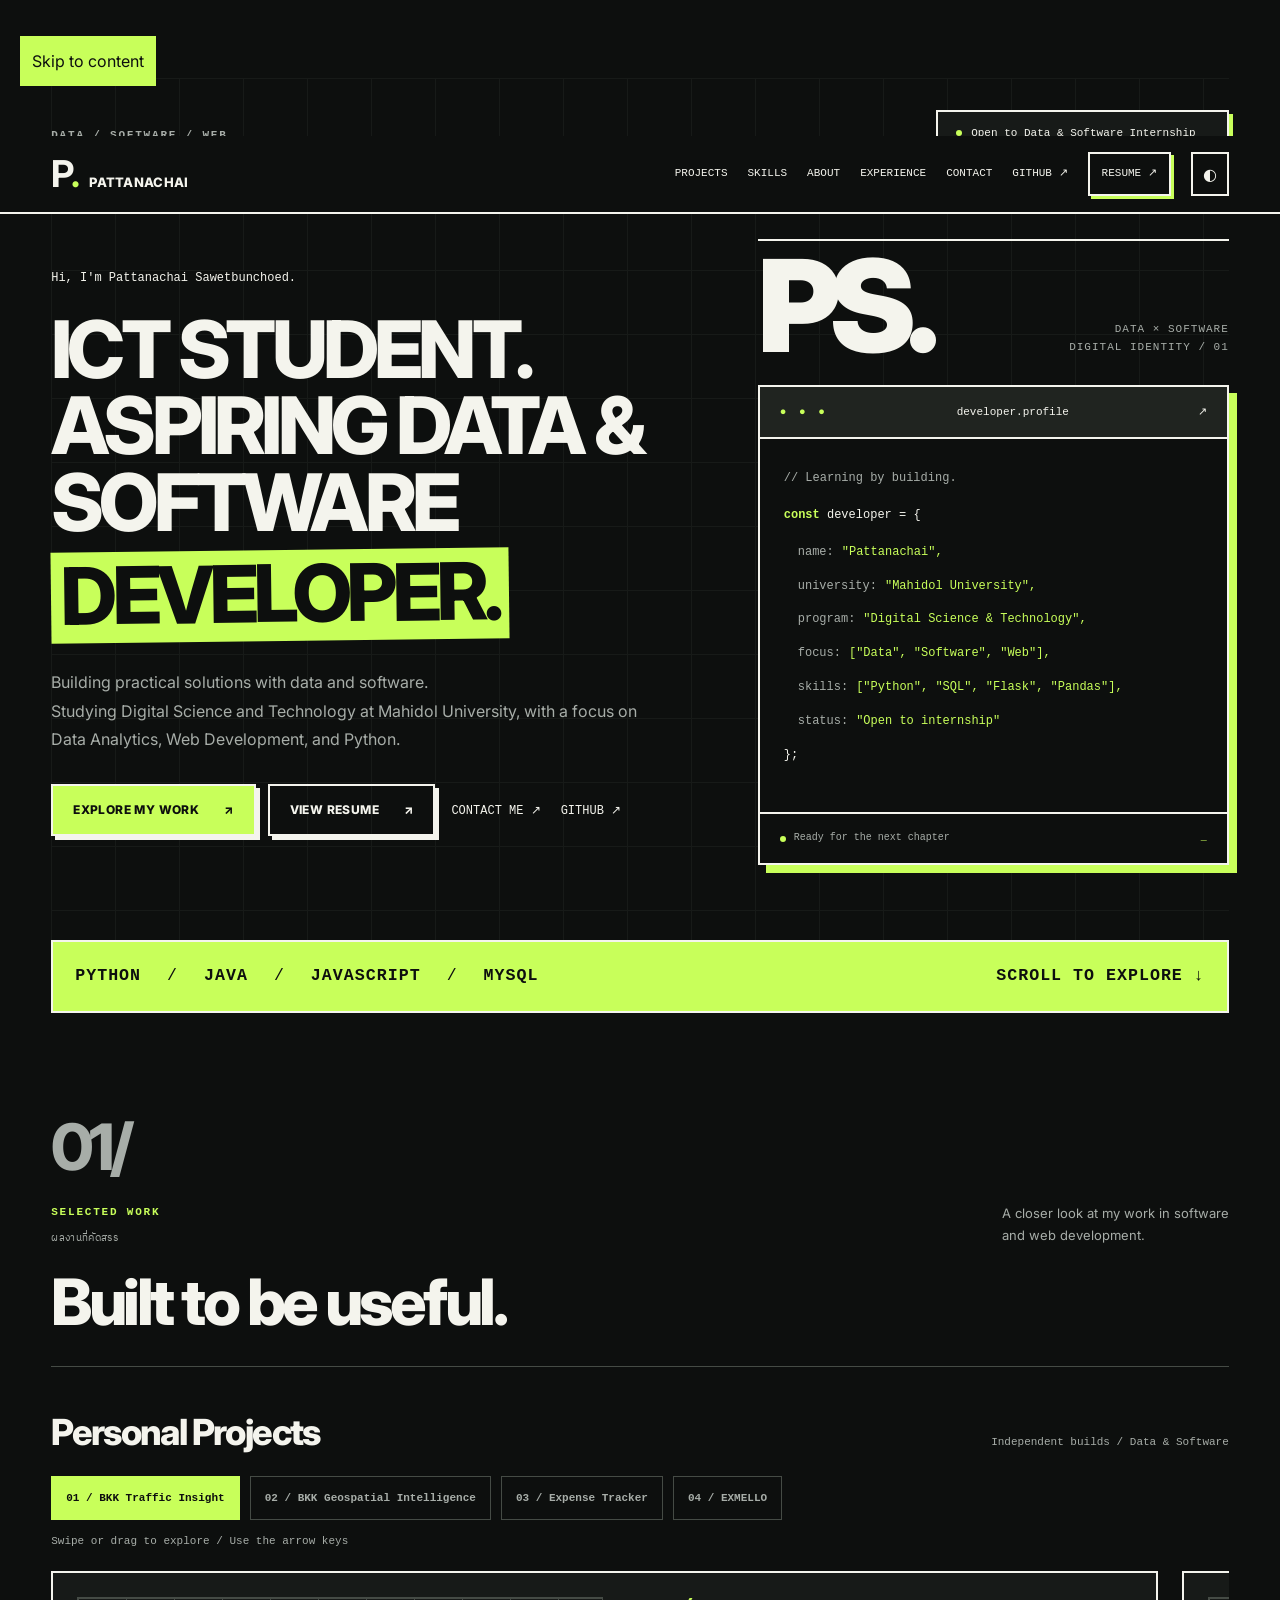
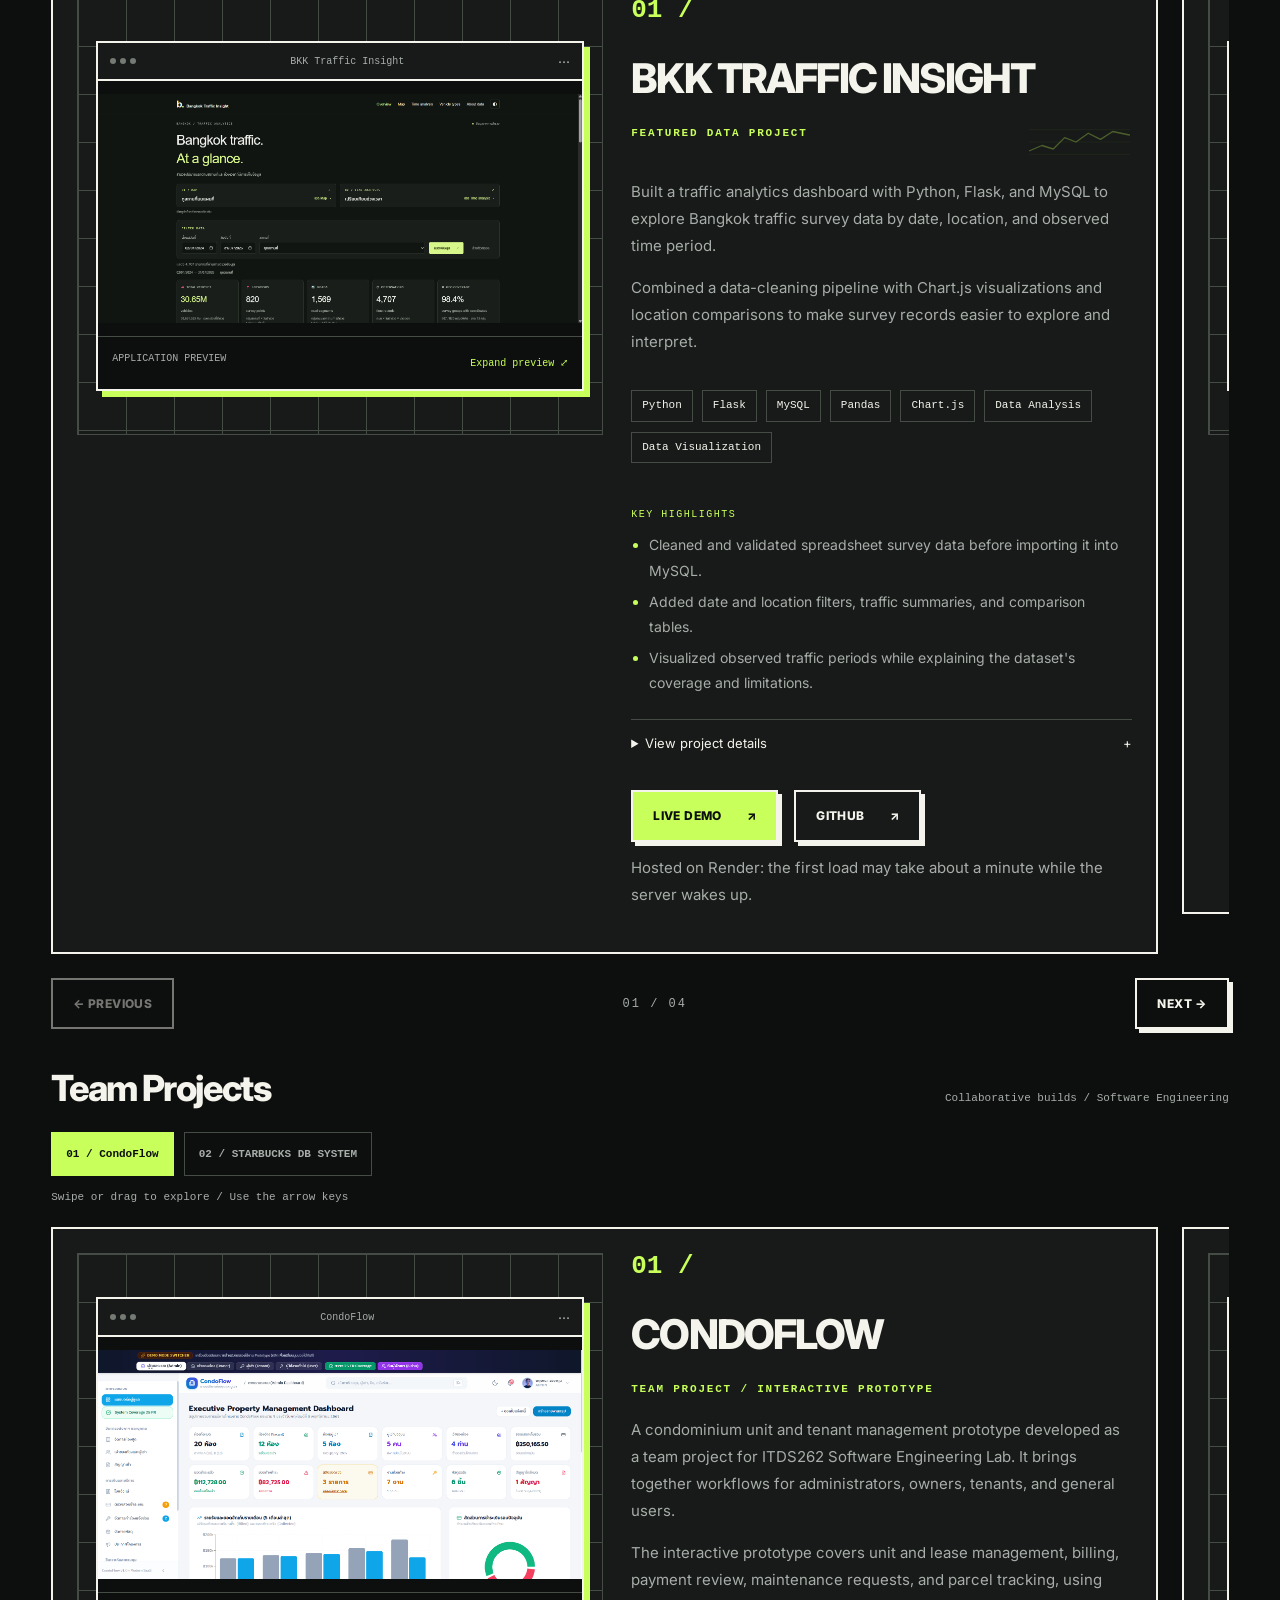
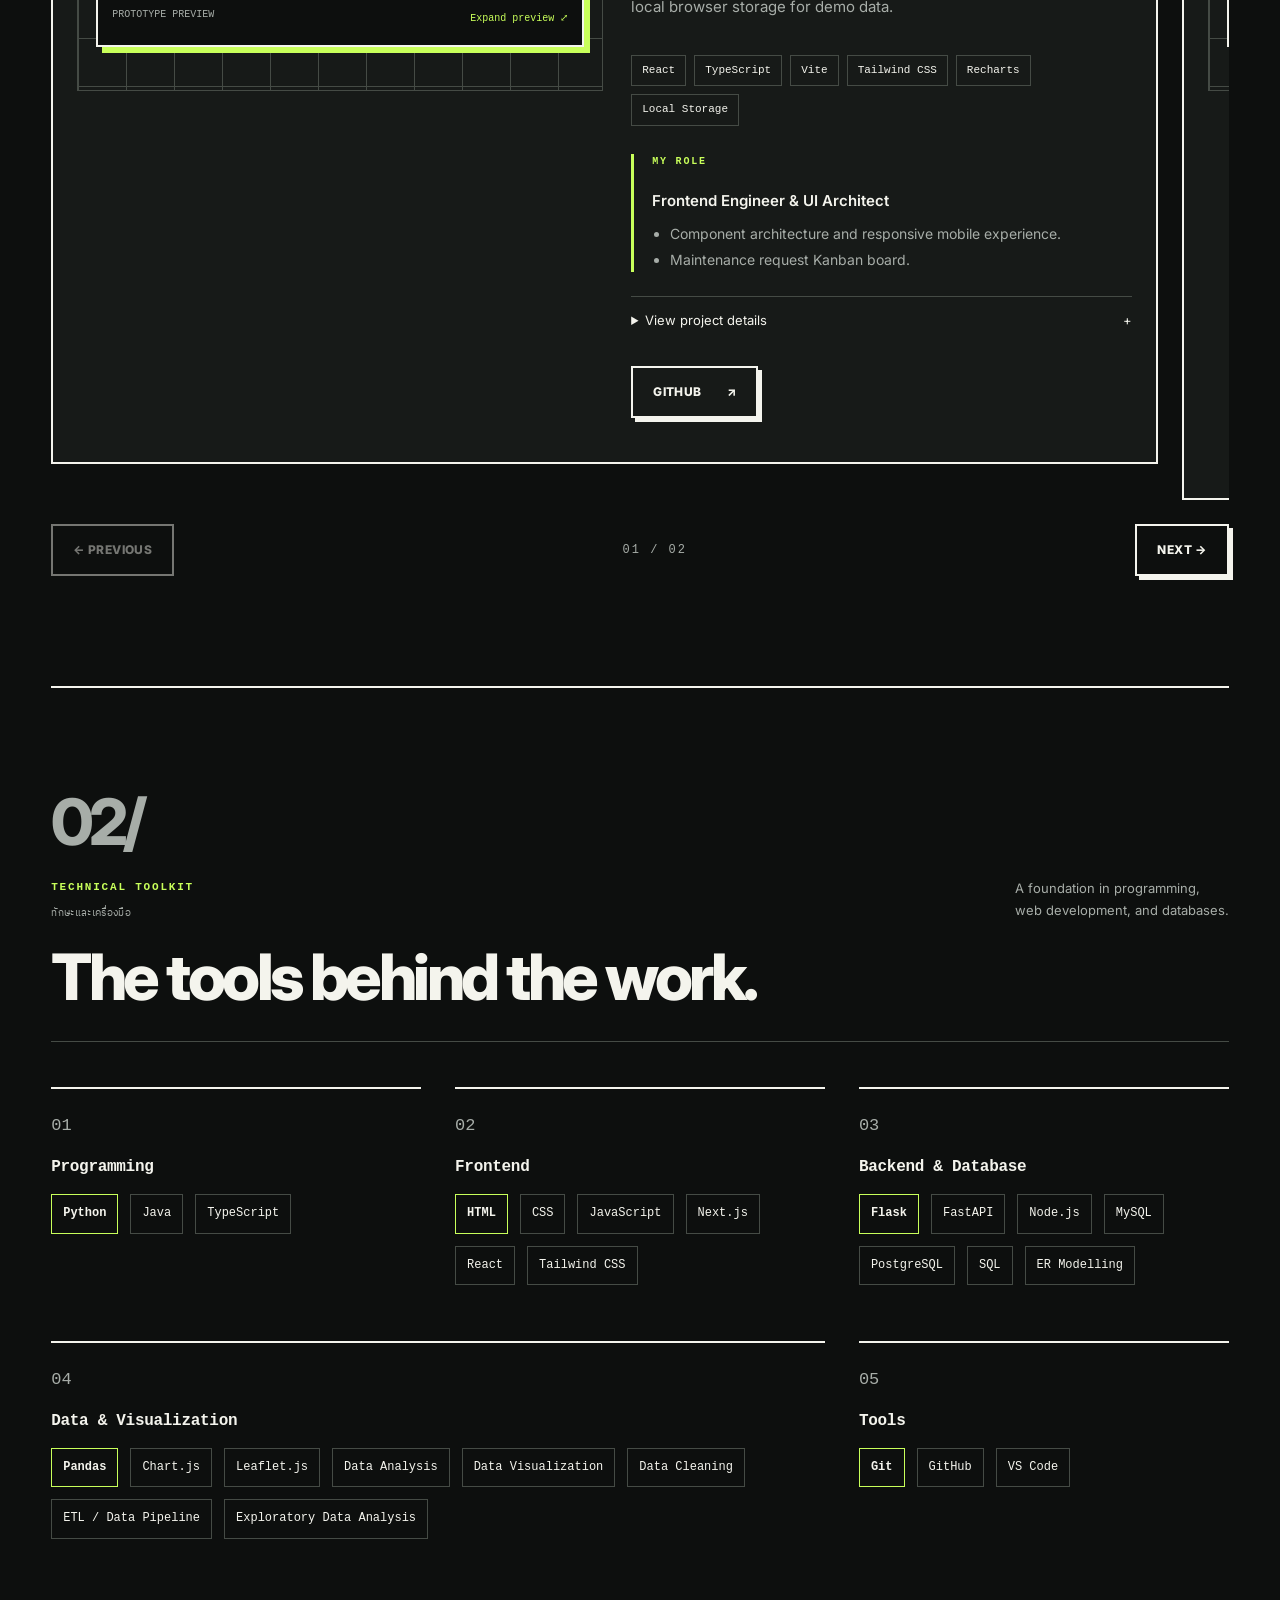
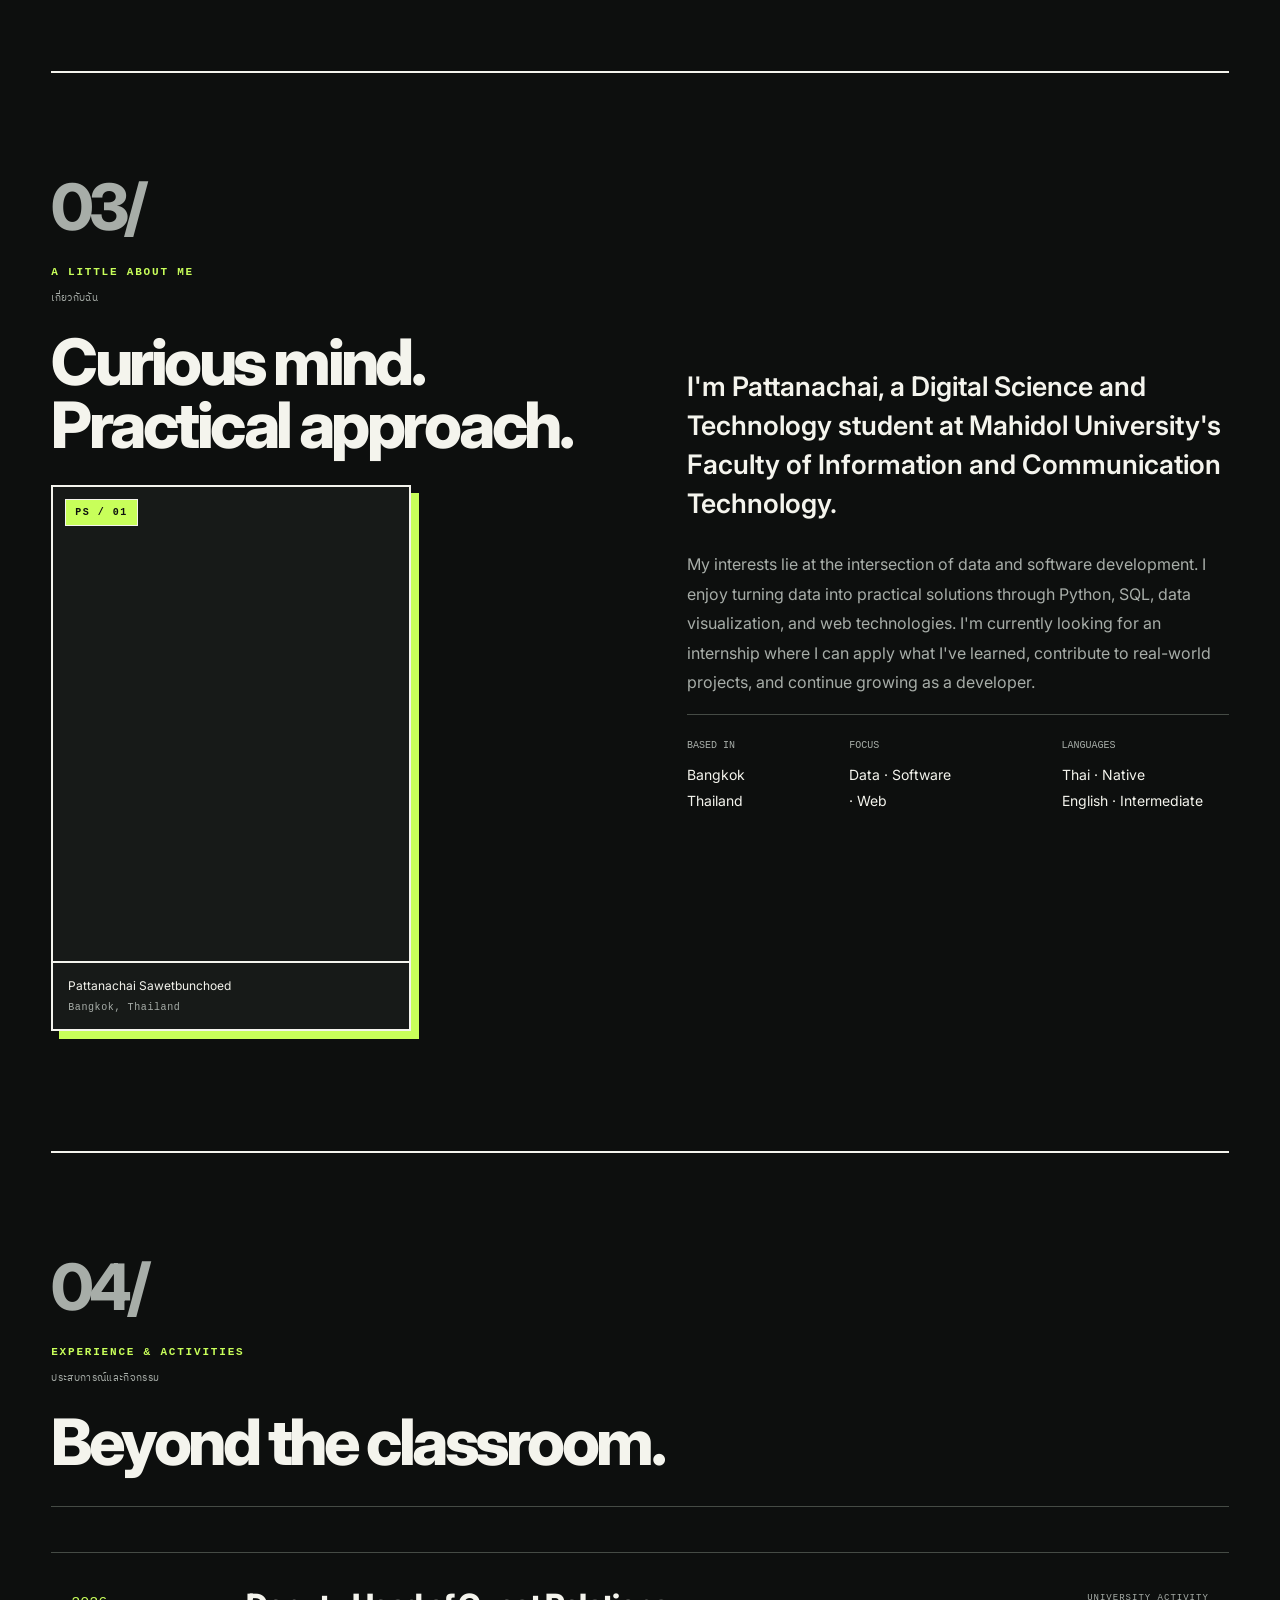
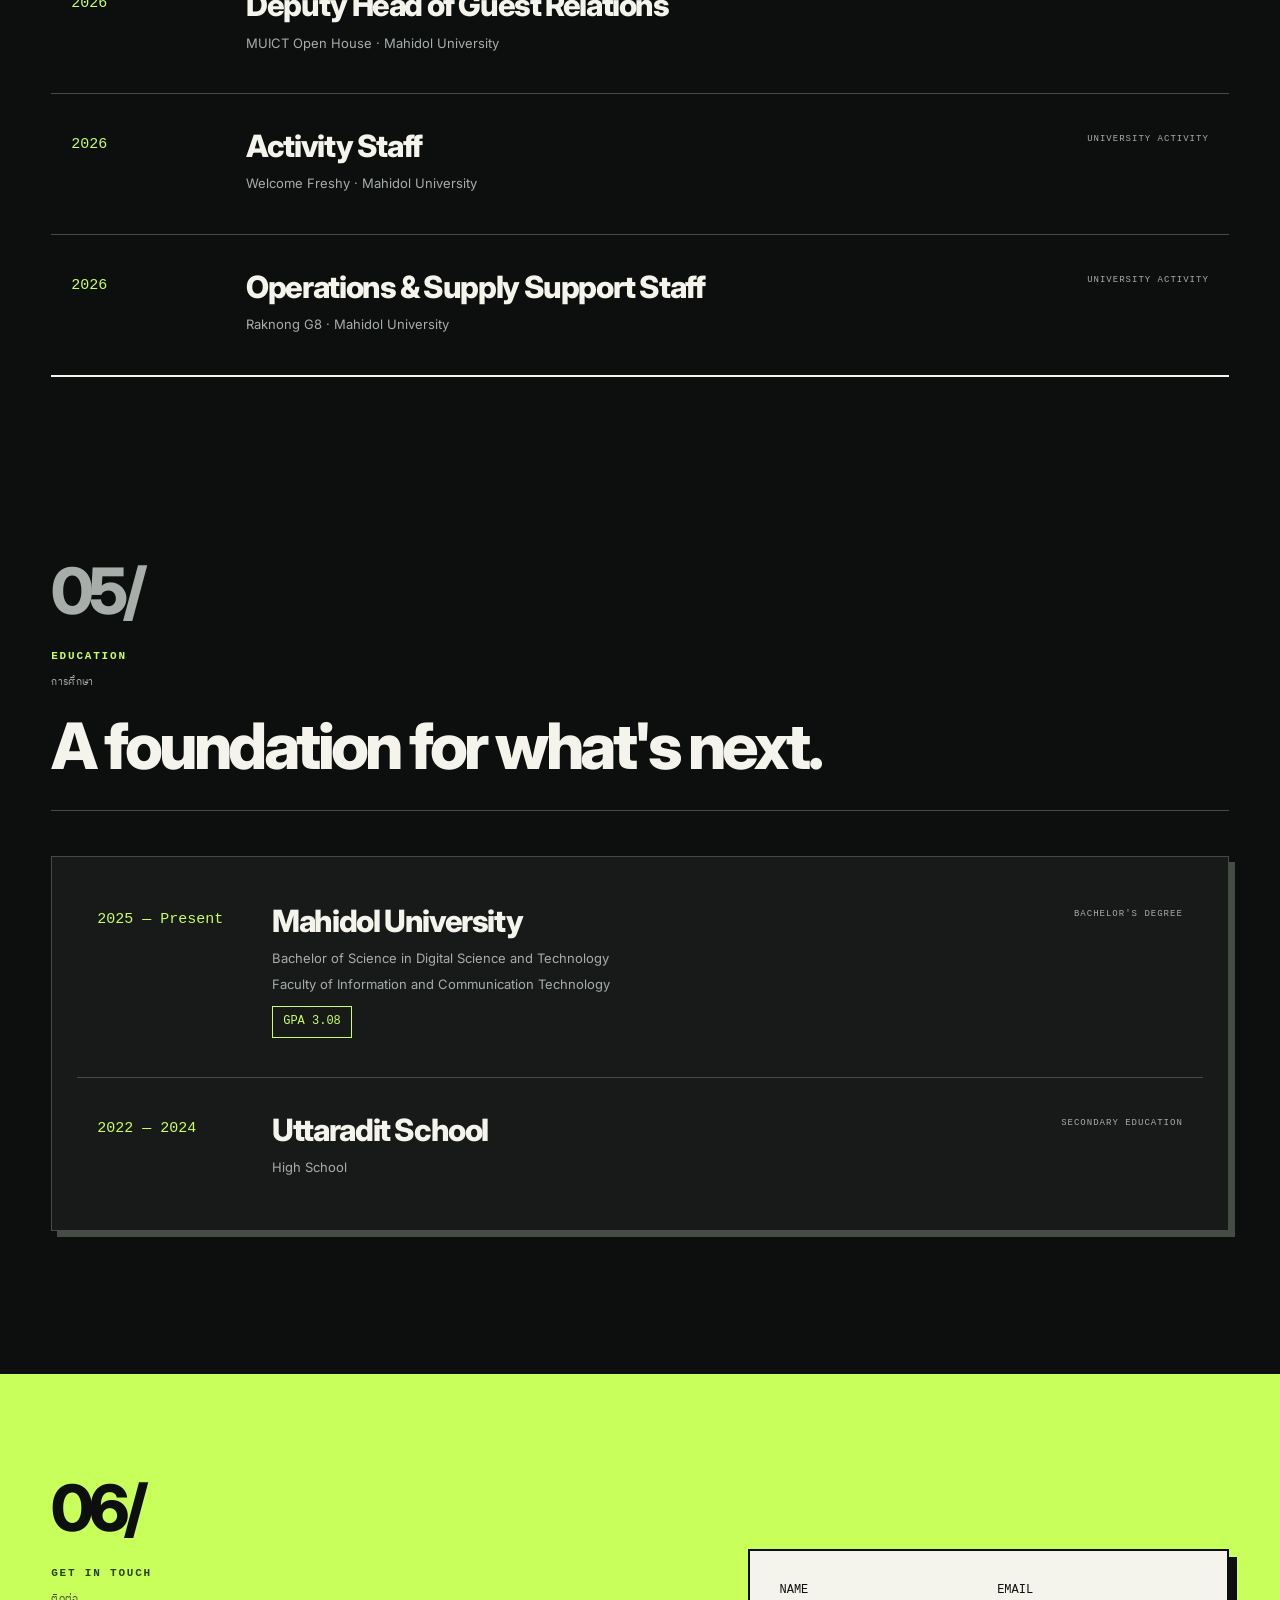
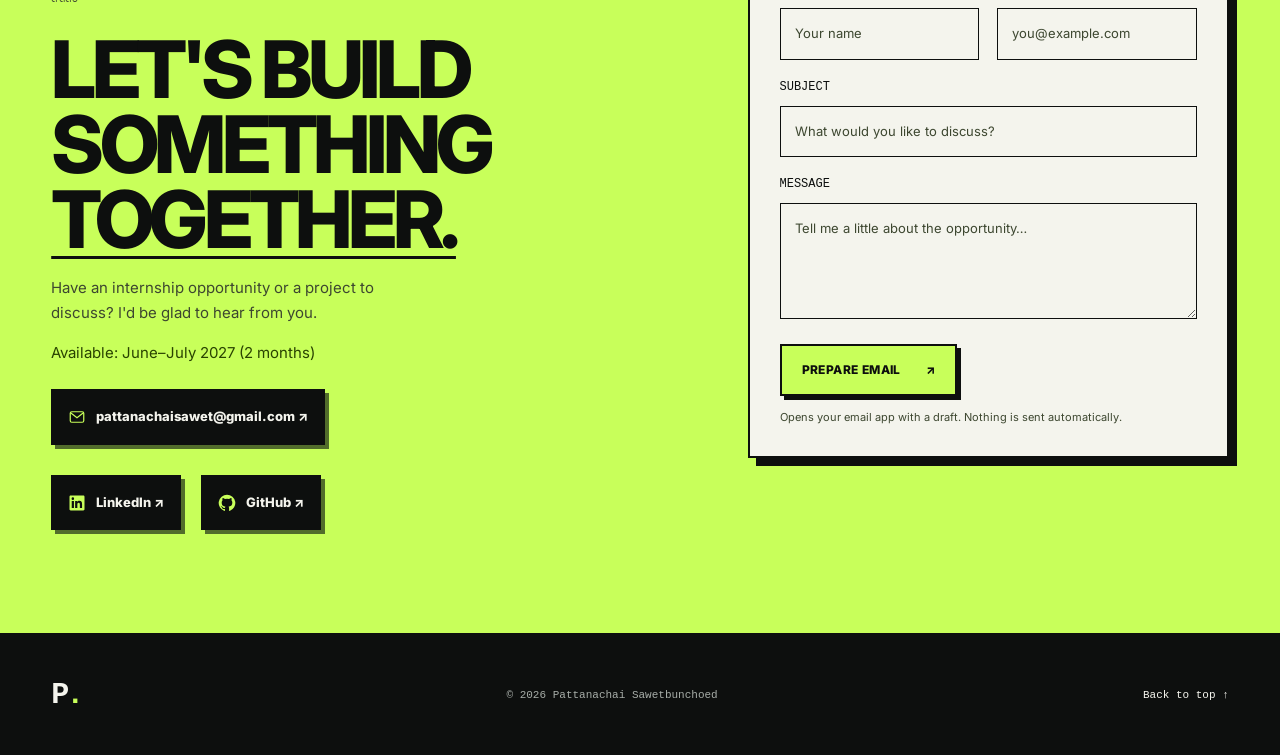
<file: contact.html>
<!doctype html><html lang="en"><head><meta charset="utf-8"><meta name="viewport" content="width=device-width,initial-scale=1"><meta http-equiv="refresh" content="0;url=index.html#contact"><title>Contact Pattanachai</title><link rel="stylesheet" href="style.css"></head><body><main class="wrap section"><h1>Get in touch.</h1><p><a href="index.html#contact">Continue to the contact form →</a></p><a href="mailto:pattanachaisawet@gmail.com">pattanachaisawet@gmail.com</a></main></body></html>
</file>
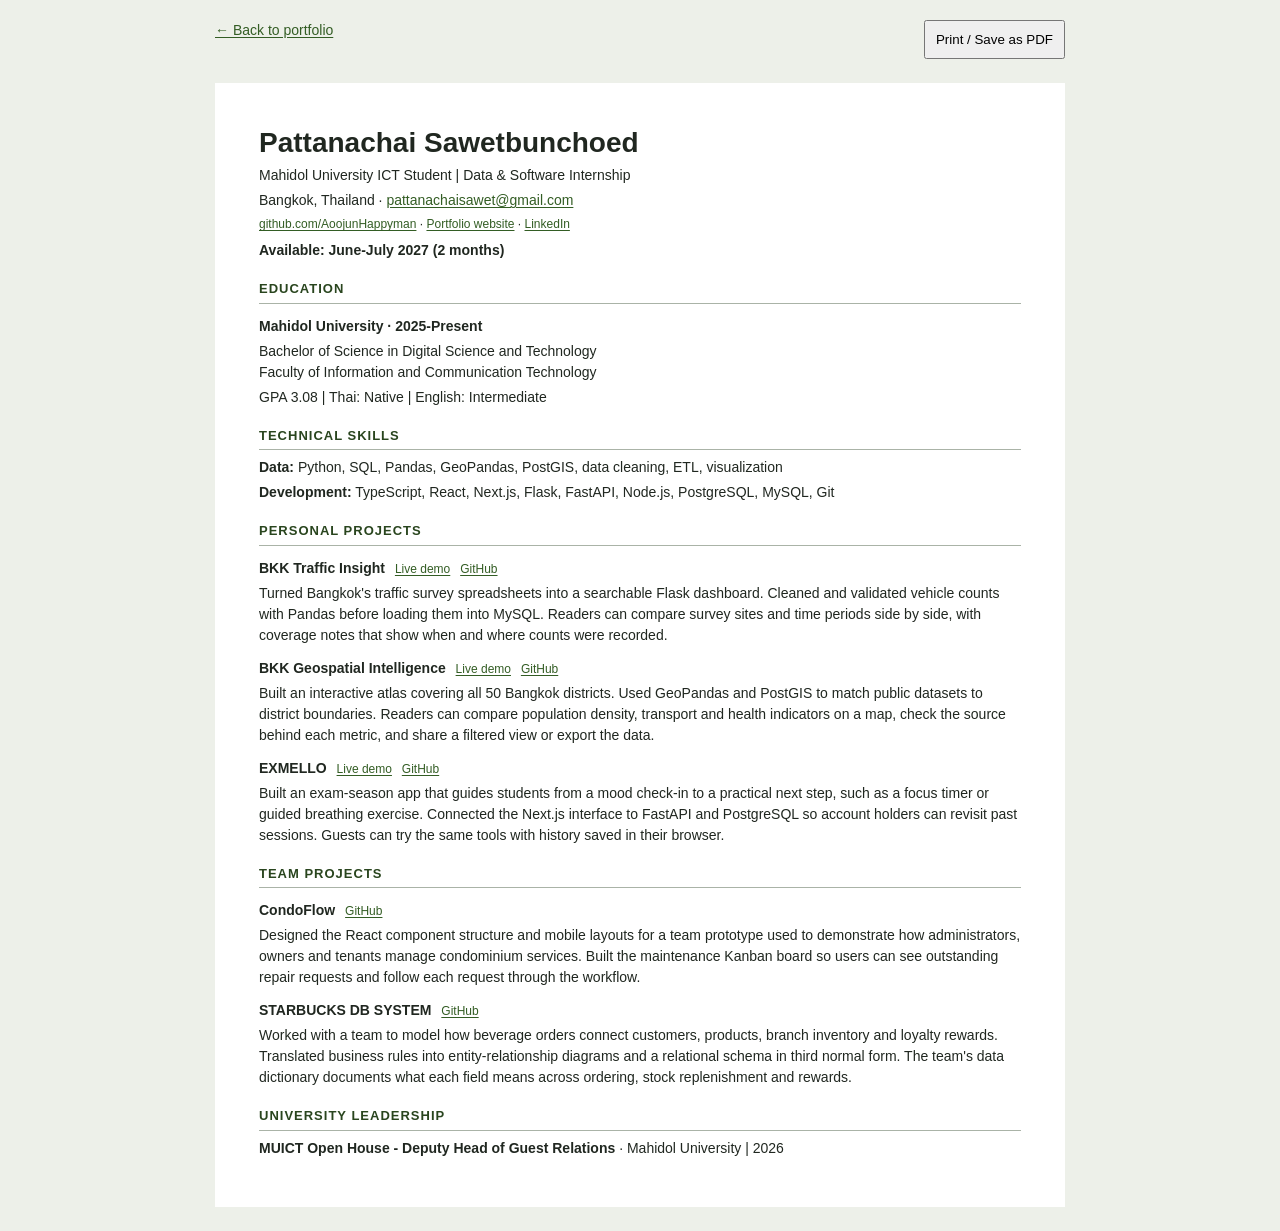
<file: cv.html>
<!DOCTYPE html>

<html lang="en"><head><meta charset="utf-8"/><meta content="width=device-width, initial-scale=1" name="viewport"/><title>Pattanachai Sawetbunchoed | Resume</title><meta content="Resume of Pattanachai Sawetbunchoed, Digital Science and Technology student at Mahidol University." name="description"/><link href="favicon.svg" rel="icon"/><script defer="" src="config.js"></script><style>*{box-sizing:border-box}body{margin:0;background:#edf0e9;color:#202720;font:14px/1.5 Arial,sans-serif}main{max-width:850px;margin:24px auto;padding:44px;background:#fff}h1{font-size:28px;line-height:1.15;margin:0 0 6px}h2{font-size:13px;text-transform:uppercase;letter-spacing:1px;border-bottom:1px solid #aab3a7;margin:18px 0 7px;padding-bottom:4px;color:#29451e}h3{font-size:14px;margin:12px 0 3px}p{margin:4px 0}ul{padding-left:17px;margin:5px 0 9px}li{margin:3px 0}a{color:#335d24;text-underline-offset:2px}.project-meta,.profile-links{font-size:12px}.project-meta{color:#475347}.availability{font-weight:bold;margin-top:7px}nav{max-width:850px;margin:20px auto;display:flex;justify-content:space-between}button{padding:10px;cursor:pointer}article{break-inside:avoid}@media(max-width:600px){main{padding:24px;margin:12px}nav{margin:12px}}@media print{@page{size:A4;margin:14mm 16mm 16mm}body{background:#fff;font-size:10pt;line-height:1.4}main{margin:0;padding:0;max-width:none}nav{display:none}h1{font-size:23pt}h2{font-size:10pt;margin:13px 0 6px}h3{font-size:10.5pt;margin:10px 0 3px}.project-meta,.profile-links{font-size:8.8pt}p{margin:3px 0}ul{margin:4px 0 8px}li{margin:2px 0}section:not(.team-projects){break-inside:avoid}h2,h3{break-after:avoid}}

h3 a{font-size:9pt;font-weight:normal;margin-left:6px}@media print{body{font-size:10.5pt}h2{margin-top:15px}article p{margin-top:3px}}</style></head><body><nav aria-label="Resume controls"><a href="index.html">← Back to portfolio</a><button hidden="" id="print-resume">Print / Save as PDF</button></nav><main><h1>Pattanachai Sawetbunchoed</h1><p>Mahidol University ICT Student | Data &amp; Software Internship</p><p>Bangkok, Thailand · <a href="mailto:pattanachaisawet@gmail.com">pattanachaisawet@gmail.com</a></p><p class="profile-links"><a href="https://github.com/AoojunHappyman">github.com/AoojunHappyman</a> · <a href="https://aoojunhappyman.github.io/My-Profile/">Portfolio website</a> · <a href="https://www.linkedin.com/in/pattanachai-sawetbunchoed-61406243b/">LinkedIn</a></p><p class="availability">Available: June-July 2027 (2 months)</p><section><h2>Education</h2><h3>Mahidol University · 2025-Present</h3><p>Bachelor of Science in Digital Science and Technology<br/>Faculty of Information and Communication Technology</p><p>GPA 3.08 | Thai: Native | English: Intermediate</p></section><section><h2>Technical skills</h2><p><strong>Data:</strong> Python, SQL, Pandas, GeoPandas, PostGIS, data cleaning, ETL, visualization</p><p><strong>Development:</strong> TypeScript, React, Next.js, Flask, FastAPI, Node.js, PostgreSQL, MySQL, Git</p></section><section><h2>Personal Projects</h2><article><h3>BKK Traffic Insight  <a href="https://bangkok-traffic-insight.onrender.com/">Live demo</a>  <a href="https://github.com/AoojunHappyman/BKK-Traffic-Insight">GitHub</a></h3><p>Turned Bangkok's traffic survey spreadsheets into a searchable Flask dashboard. Cleaned and validated vehicle counts with Pandas before loading them into MySQL. Readers can compare survey sites and time periods side by side, with coverage notes that show when and where counts were recorded.</p></article><article><h3>BKK Geospatial Intelligence  <a href="https://bkkgeo.vercel.app/?metric=population_density&amp;rank=bottom">Live demo</a>  <a href="https://github.com/AoojunHappyman/BKK-Geospatial-Intelligence">GitHub</a></h3><p>Built an interactive atlas covering all 50 Bangkok districts. Used GeoPandas and PostGIS to match public datasets to district boundaries. Readers can compare population density, transport and health indicators on a map, check the source behind each metric, and share a filtered view or export the data.</p></article><article><h3>EXMELLO  <a href="https://exmello.vercel.app/">Live demo</a>  <a href="https://github.com/AoojunHappyman/Exmello">GitHub</a></h3><p>Built an exam-season app that guides students from a mood check-in to a practical next step, such as a focus timer or guided breathing exercise. Connected the Next.js interface to FastAPI and PostgreSQL so account holders can revisit past sessions. Guests can try the same tools with history saved in their browser.</p></article></section><section class="team-projects"><h2>Team Projects</h2><article><h3>CondoFlow  <a href="https://github.com/AoojunHappyman/CondoFlow">GitHub</a></h3><p>Designed the React component structure and mobile layouts for a team prototype used to demonstrate how administrators, owners and tenants manage condominium services. Built the maintenance Kanban board so users can see outstanding repair requests and follow each request through the workflow.</p></article><article><h3>STARBUCKS DB SYSTEM  <a href="https://github.com/AoojunHappyman/Starbucks-Database-Systems">GitHub</a></h3><p>Worked with a team to model how beverage orders connect customers, products, branch inventory and loyalty rewards. Translated business rules into entity-relationship diagrams and a relational schema in third normal form. The team's data dictionary documents what each field means across ordering, stock replenishment and rewards.</p></article></section><section><h2>University leadership</h2><p><strong>MUICT Open House - Deputy Head of Guest Relations</strong> · Mahidol University | 2026</p></section></main></body></html>
</file>
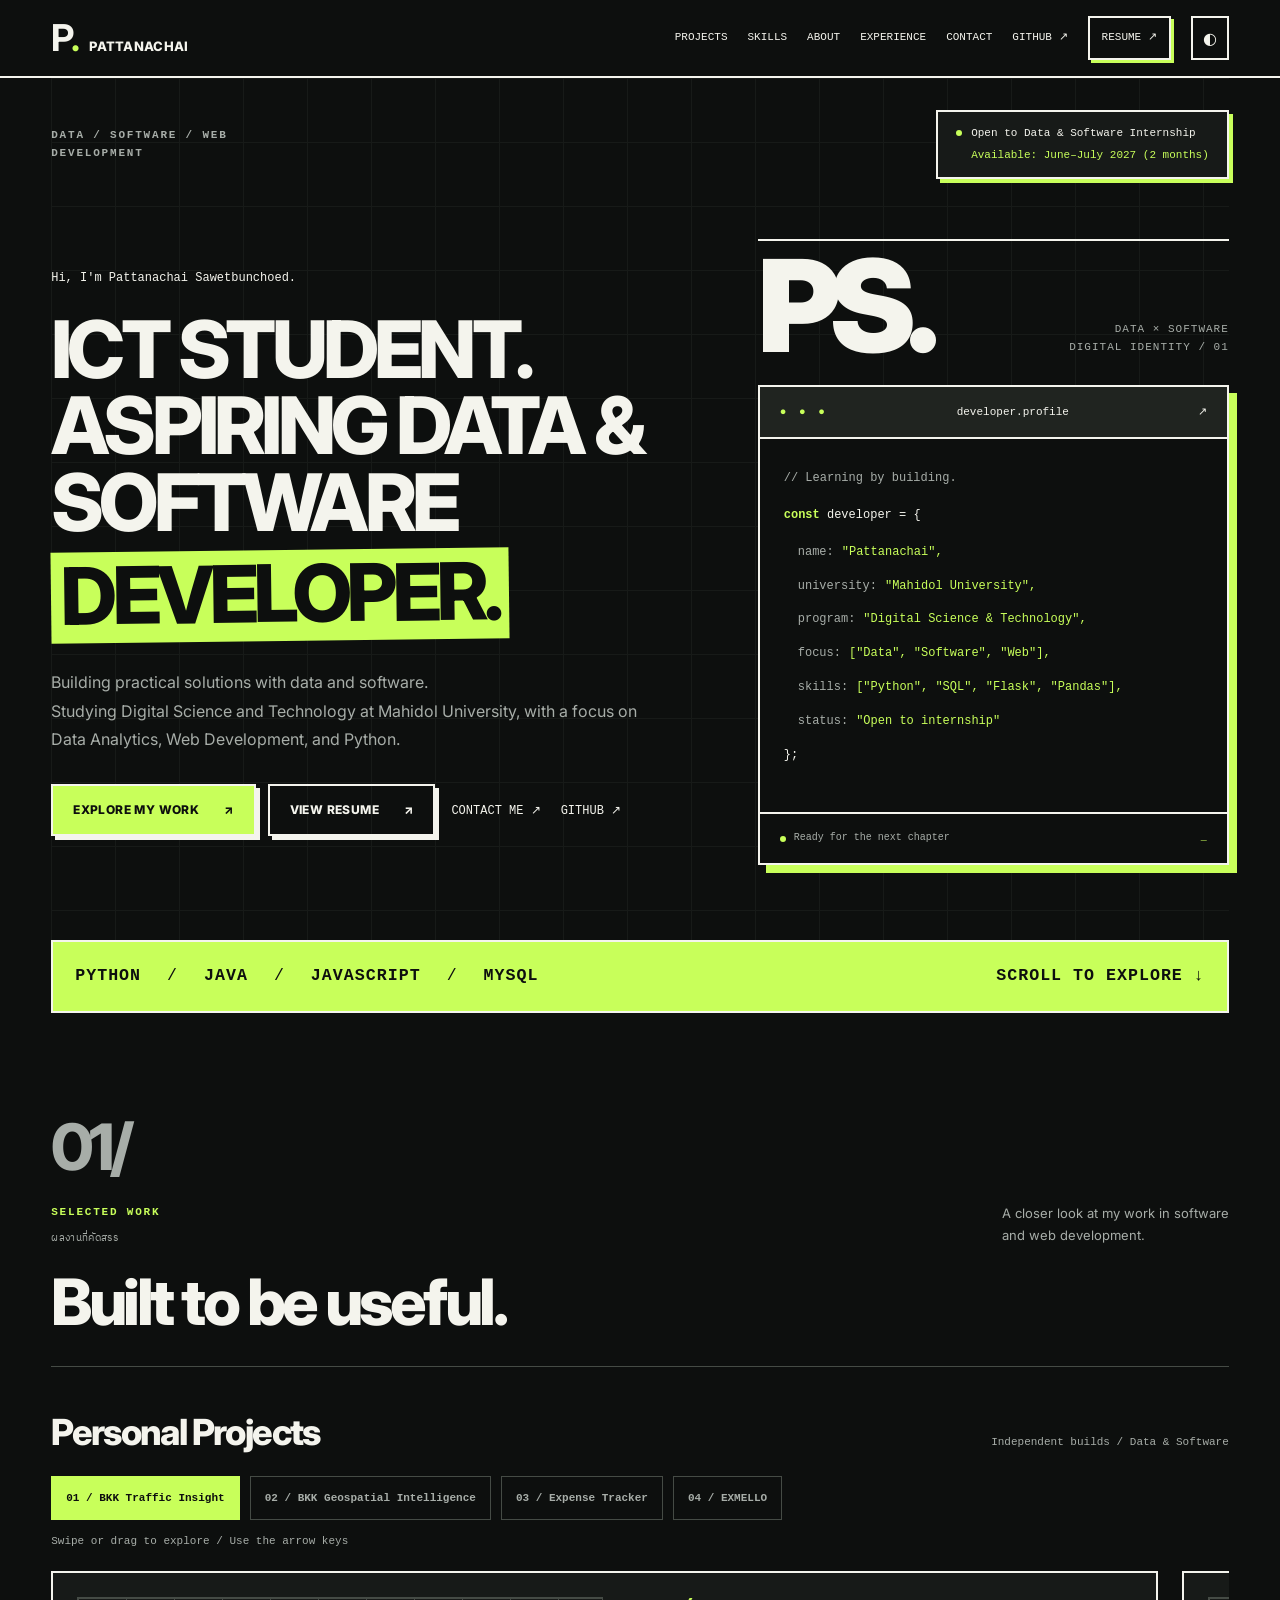
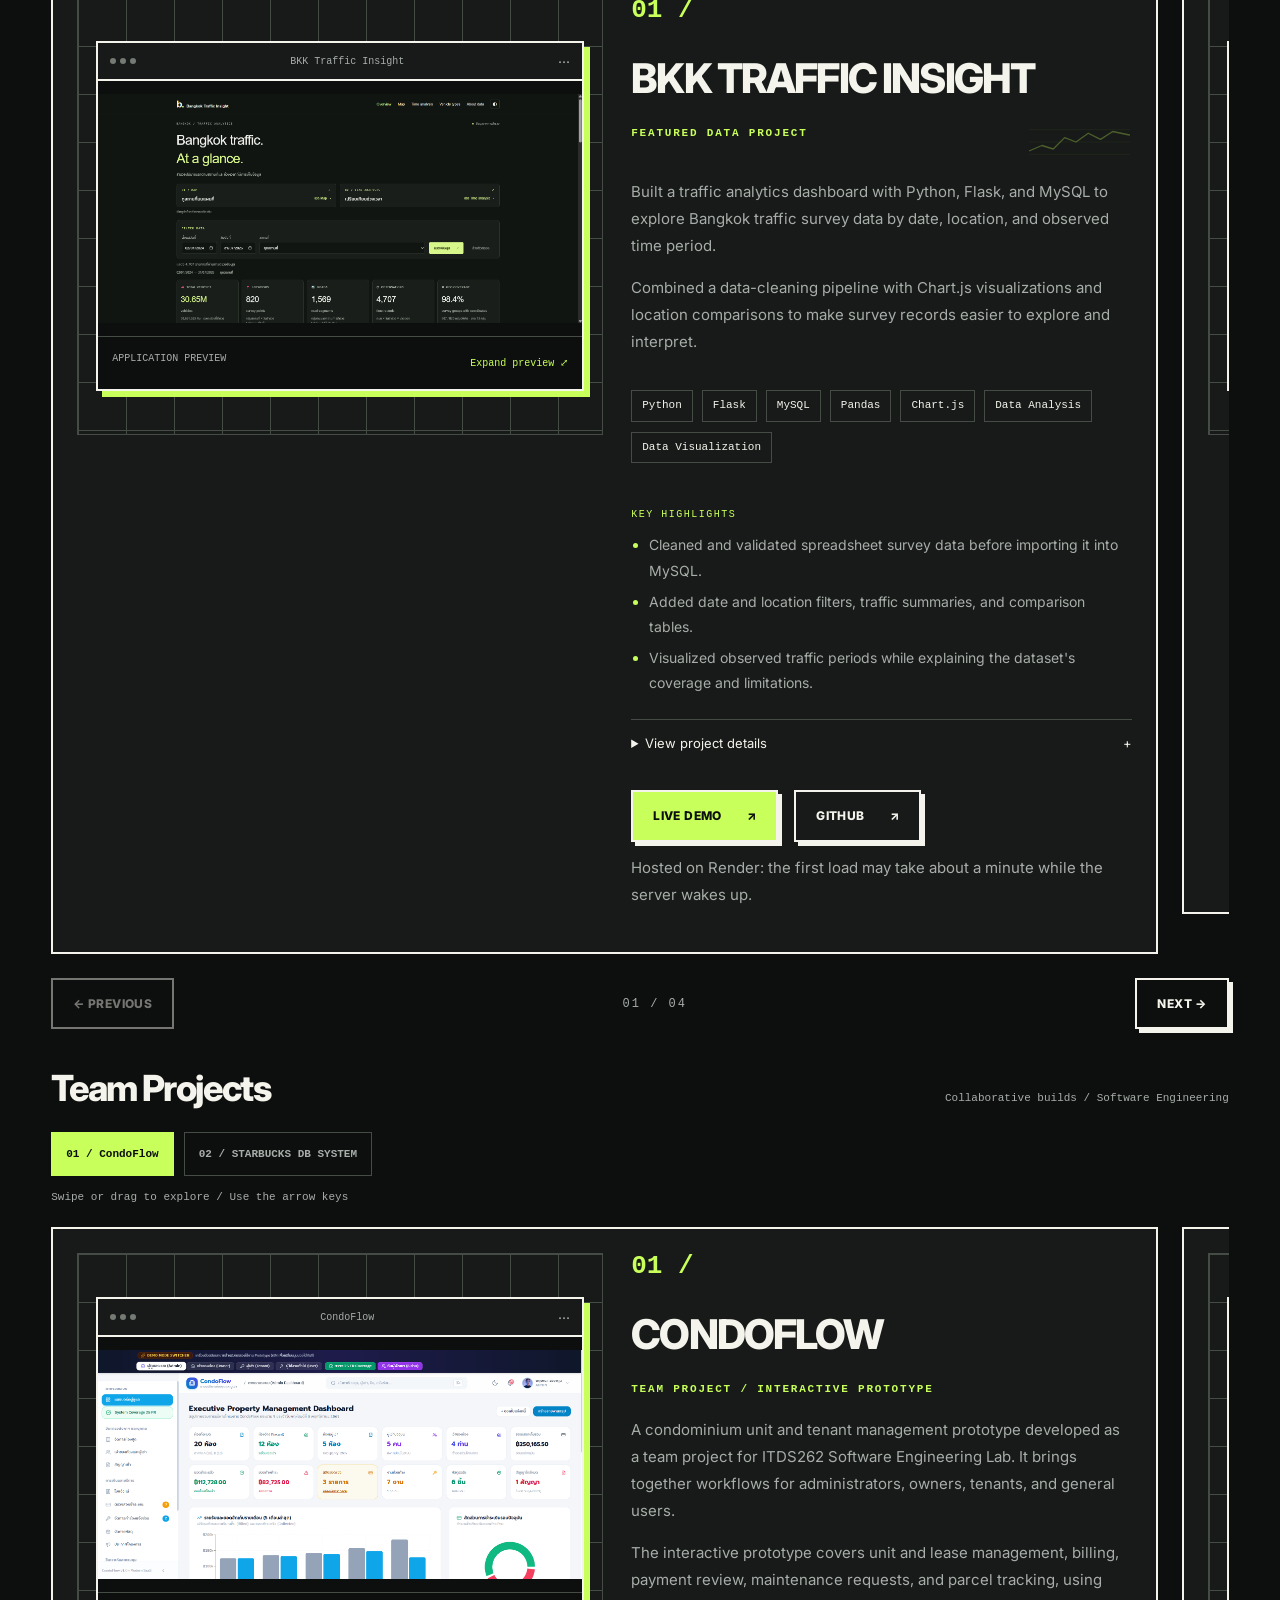
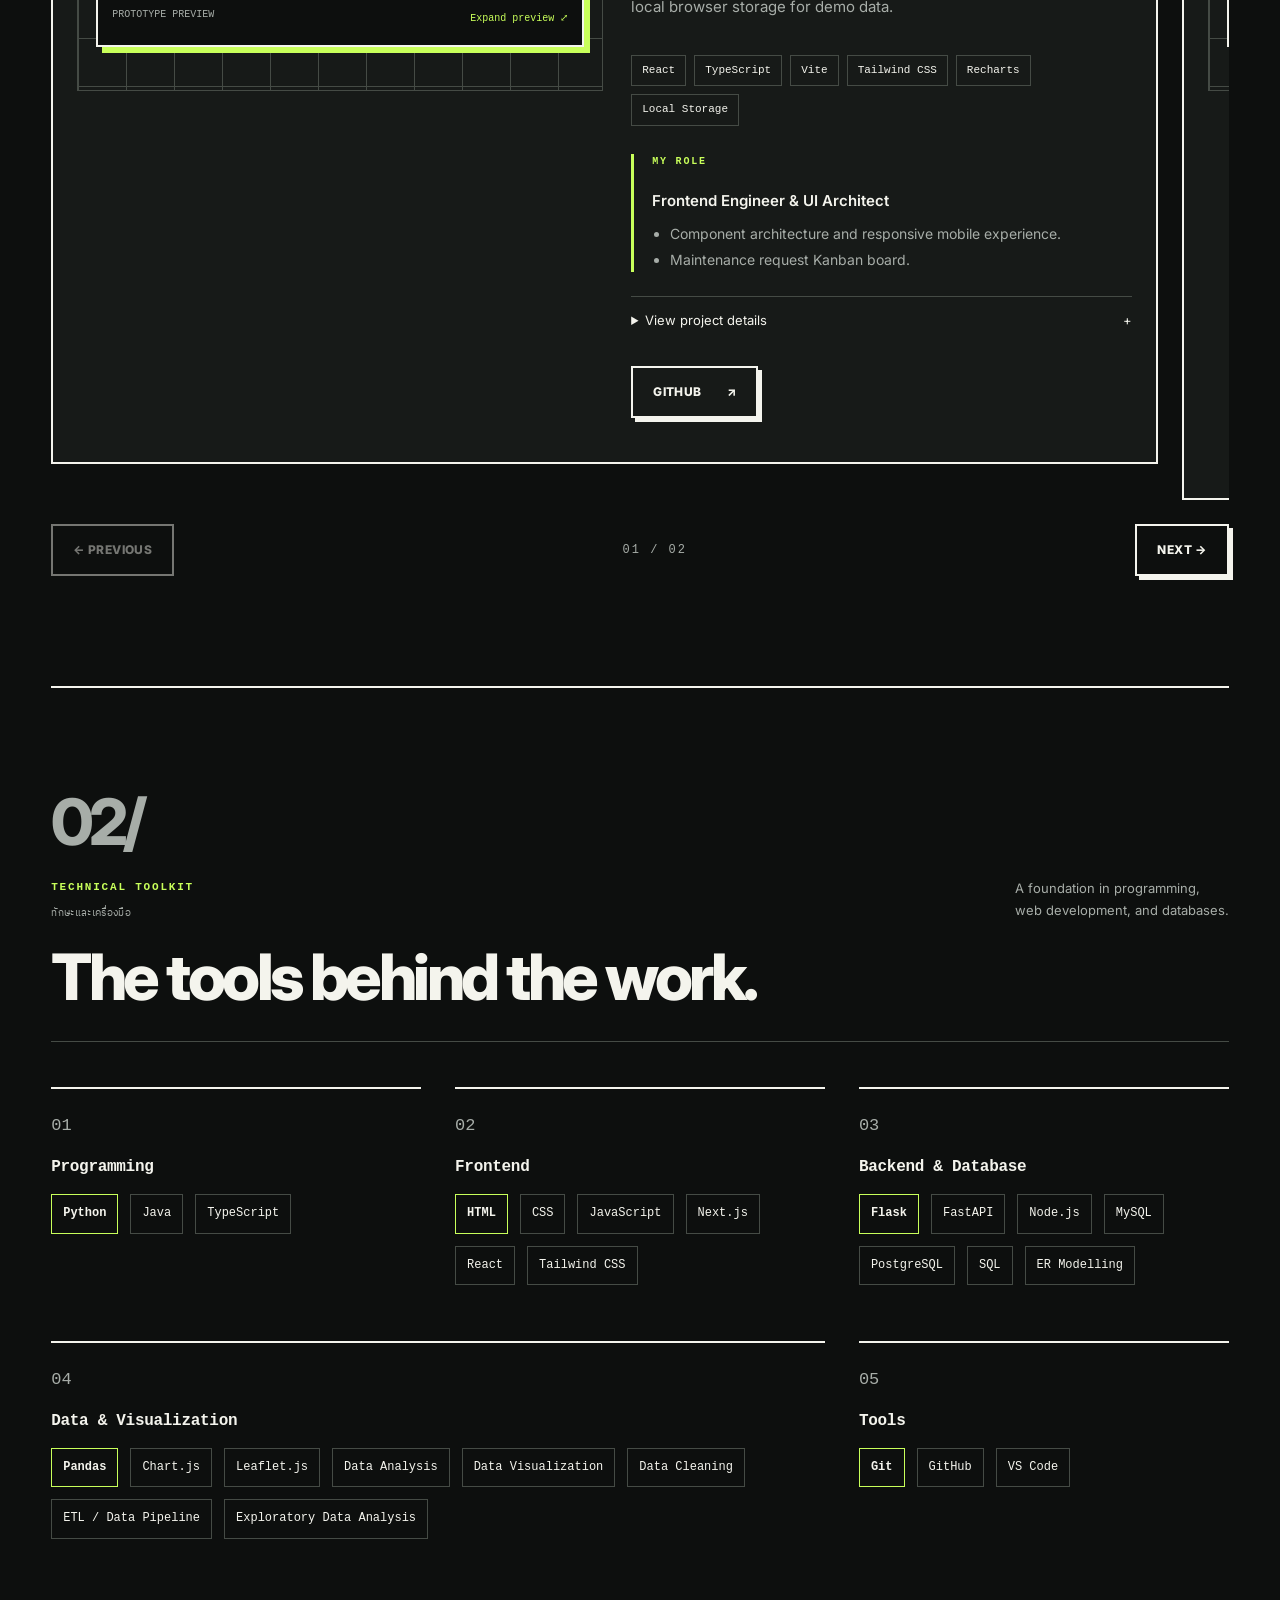
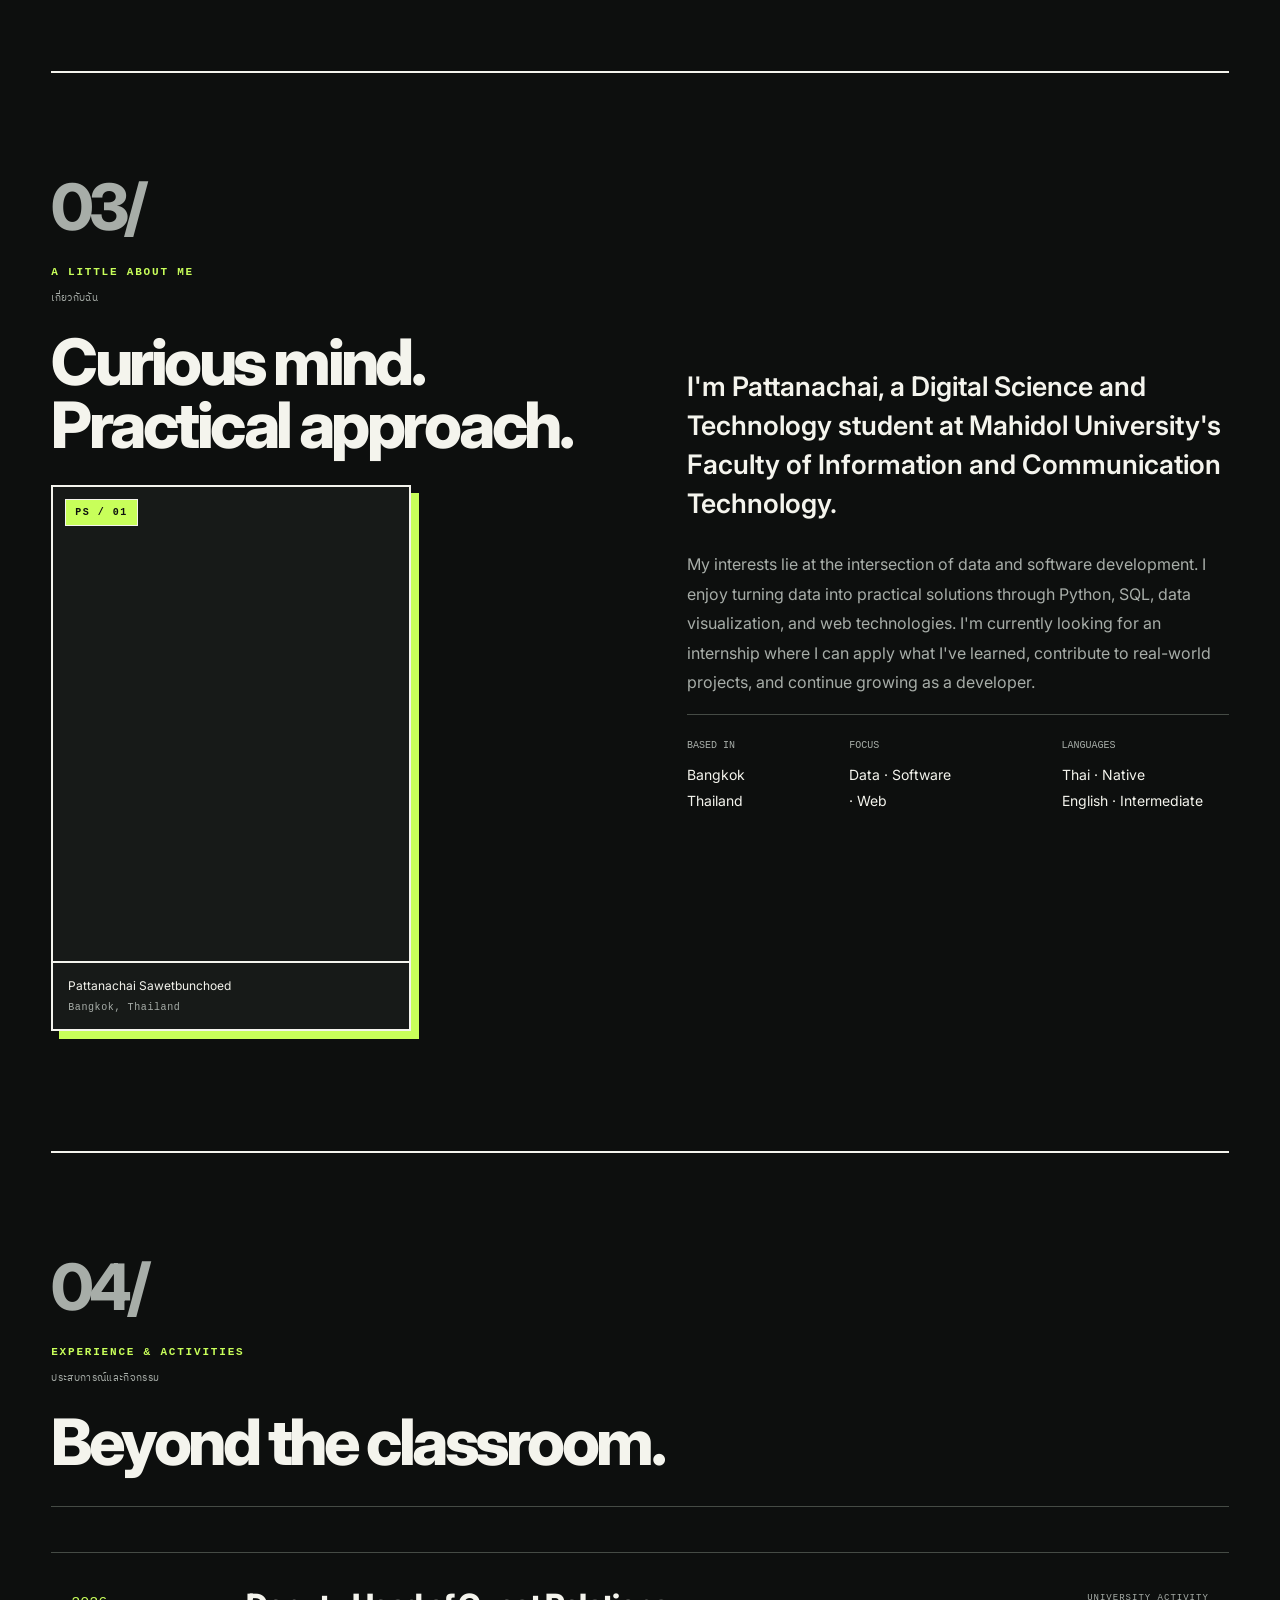
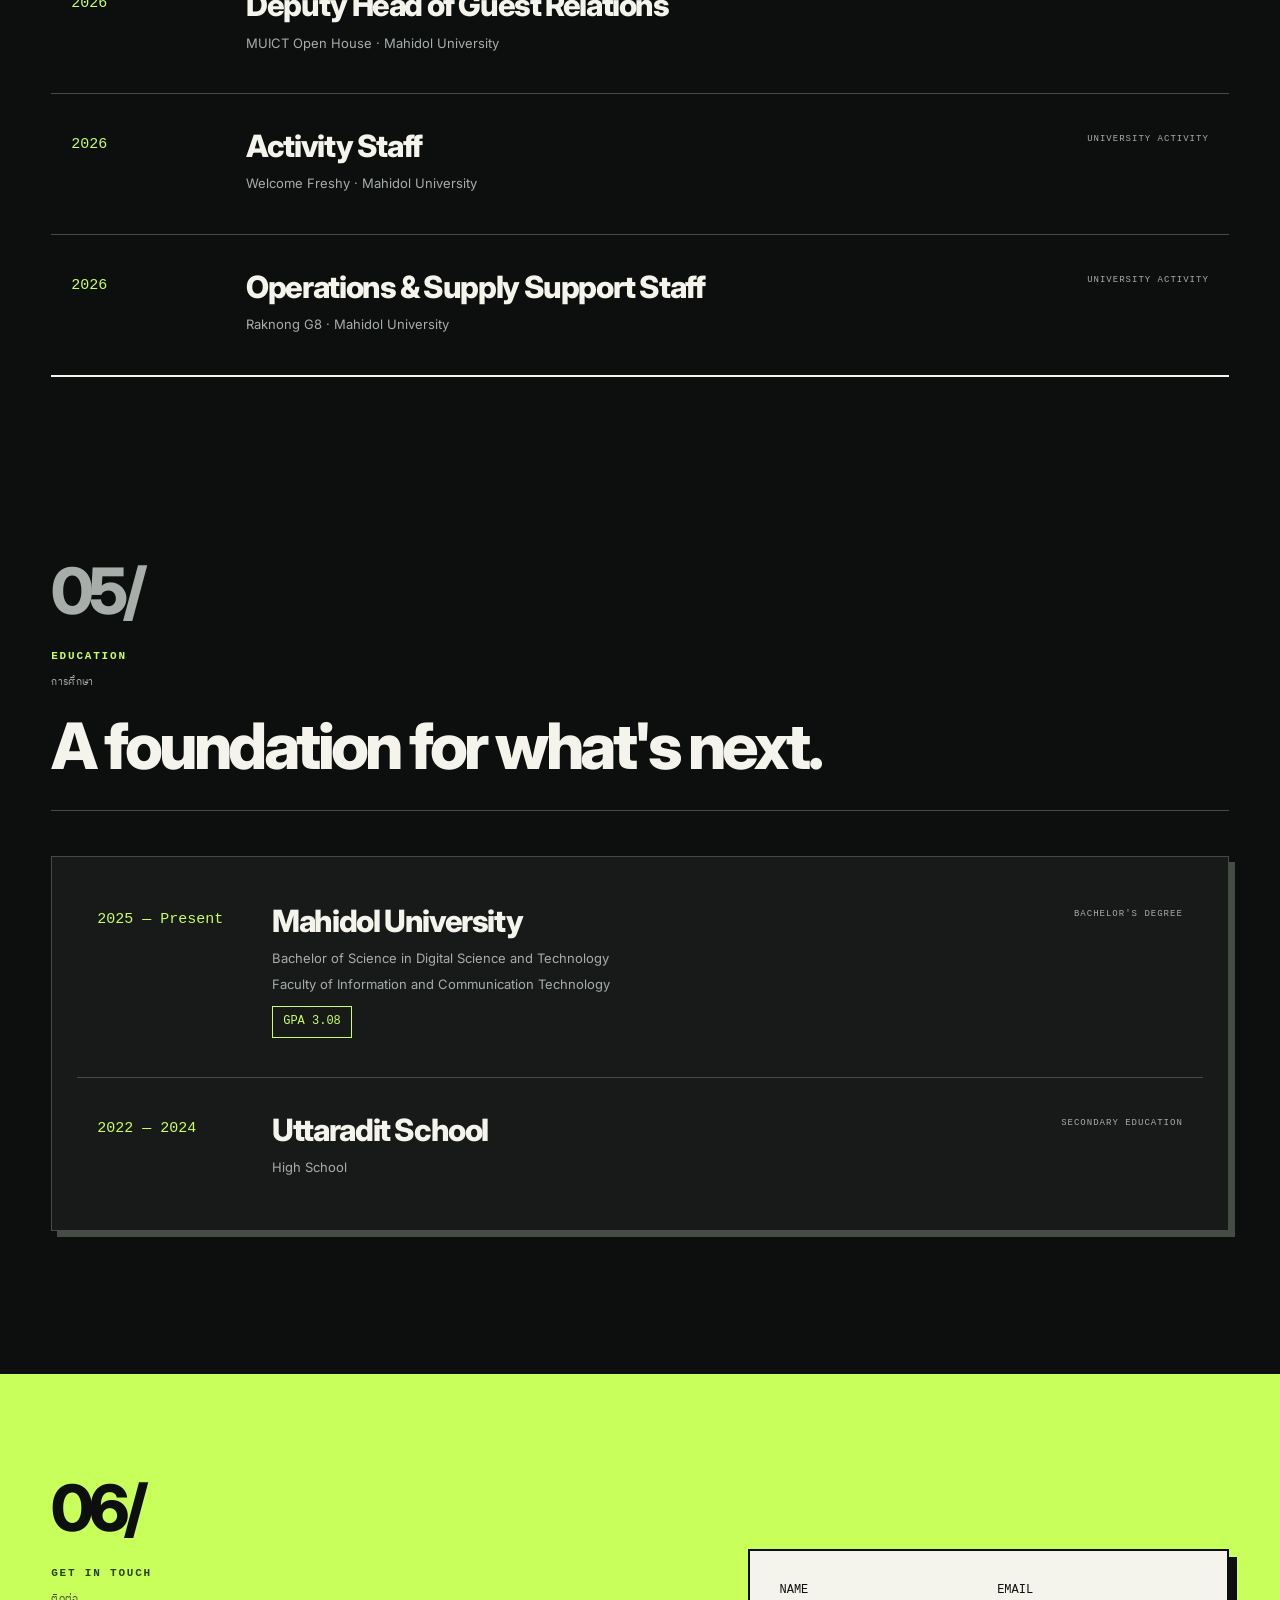
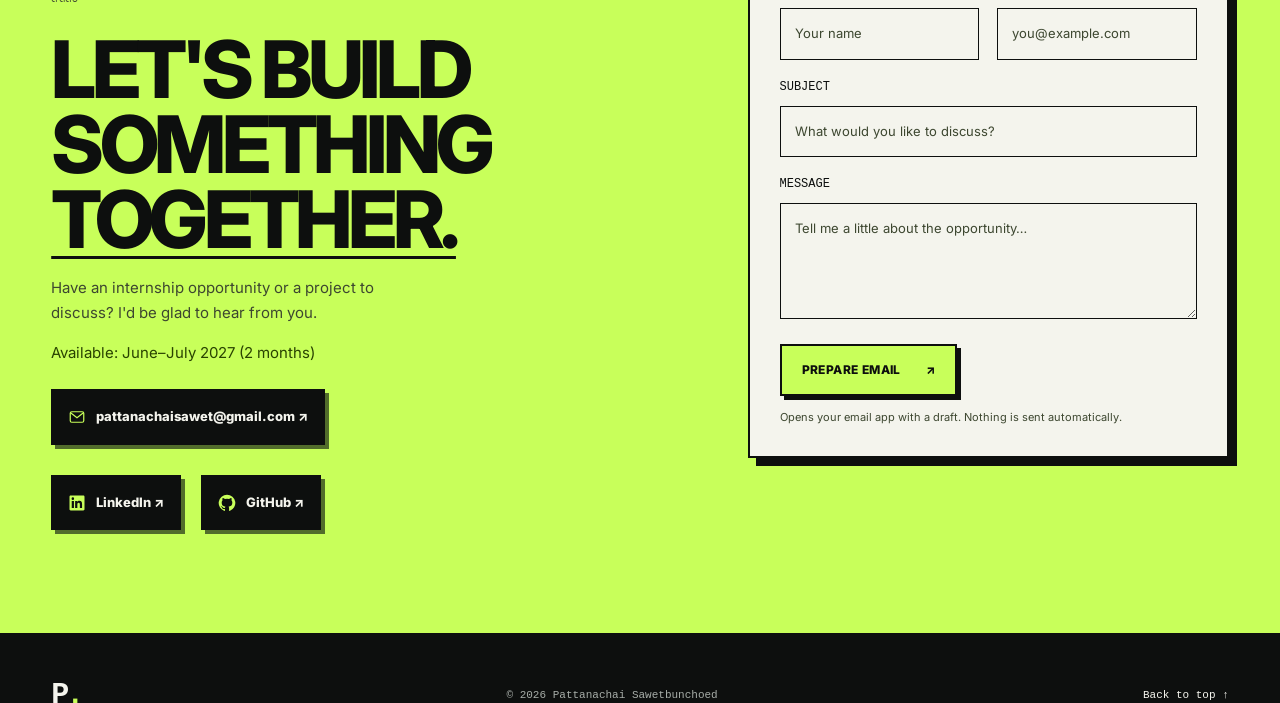
<file: resume.html>
<!doctype html><html lang="en"><head><meta charset="utf-8"><meta name="viewport" content="width=device-width,initial-scale=1"><meta http-equiv="refresh" content="0;url=index.html"><title>Pattanachai | Portfolio</title><link rel="stylesheet" href="style.css"></head><body><main class="wrap section"><h1>Pattanachai Sawetbunchoed</h1><a href="index.html">Continue to portfolio →</a></main></body></html>
</file>
<file: style.css>
:root{color-scheme:dark;--bg:#111512;--surface:#191e1a;--text:#f0f2ec;--muted:#a4ada3;--line:#333b33;--accent:#d7f78b;--ink:#19210c}*{box-sizing:border-box}html{scroll-behavior:smooth;scroll-padding-top:100px}body{margin:0;background:var(--bg);color:var(--text);font-family:Inter,"IBM Plex Sans Thai",Arial,sans-serif;font-size:16px;line-height:1.65;-webkit-font-smoothing:antialiased}body.light{color-scheme:light;--bg:#f4f5ef;--surface:#e8ece2;--text:#192119;--muted:#53604e;--line:#c5cebf;--accent:#496c15;--ink:#fff}a{color:inherit;text-decoration:none}button,input,textarea{font:inherit}button,a,input,textarea,summary{-webkit-tap-highlight-color:transparent}a,button{transition:color .2s,background .2s,transform .2s}a:hover{color:var(--accent)}button{cursor:pointer}a:focus-visible,button:focus-visible,summary:focus-visible,input:focus-visible,textarea:focus-visible{outline:2px solid var(--accent);outline-offset:5px}p,h1,h2,h3{margin-top:0}p{color:var(--muted)}h1,h2,h3{line-height:1.12;letter-spacing:-.045em}h2{font-size:clamp(32px,3.5vw,46px);font-weight:500;margin-bottom:20px}h3{font-size:25px;font-weight:500}em{font-style:normal;color:var(--accent)}.wrap{width:min(1184px,calc(100% - 80px));margin-inline:auto}.site-header{position:sticky;top:0;z-index:10;background:var(--bg);border-bottom:1px solid var(--line)}.nav{display:flex;align-items:center;gap:22px;min-height:84px}.brand{font-size:37px;font-weight:700;letter-spacing:-3px;display:flex;align-items:baseline}.brand>span:first-child{color:var(--accent)}.brand-name{font-size:15px;letter-spacing:-.4px;margin-left:12px}.nav-links{display:flex;align-items:center;gap:23px;margin-left:auto;font-size:12px}.nav-links a{padding:12px 0}.nav-links .nav-resume{border:1px solid var(--line);padding:8px 14px;border-radius:5px}.theme-toggle,.menu-toggle{background:transparent;border:1px solid var(--line);color:var(--text);border-radius:5px;padding:5px 10px}.skip{position:fixed;top:-100px;left:20px;z-index:50;background:var(--accent);color:var(--ink);padding:12px}.skip:focus{top:10px}.hero{padding-top:44px}.hero-top{display:flex;align-items:center;justify-content:space-between;gap:20px}.eyebrow{font-family:Consolas,monospace;font-size:11px;font-weight:400;letter-spacing:1.8px;color:var(--accent);margin-bottom:24px}.hero-top .eyebrow{margin:0;color:var(--muted)}.availability{font-size:11px;color:var(--muted);display:flex;align-items:center;gap:9px}.availability i,.status-dot{display:inline-block;width:6px;height:6px;background:var(--accent);border-radius:50%}.hero-grid{display:grid;grid-template-columns:1.4fr 1fr;gap:60px;align-items:center;padding:67px 0 70px}.intro{font-size:15px;color:var(--text);margin-bottom:22px}h1{font-size:clamp(45px,5.3vw,70px);font-weight:500;line-height:1.06;margin-bottom:27px}.hero-description{max-width:470px;font-size:15px;line-height:1.8}.actions{display:flex;gap:12px;align-items:center;flex-wrap:wrap;margin-top:30px}.button{display:inline-flex;align-items:center;justify-content:space-between;gap:25px;border:1px solid var(--line);border-radius:5px;padding:12px 18px;font-size:12px;font-weight:600;background:transparent;color:var(--text)}.button.primary{background:var(--accent);color:var(--ink);border-color:var(--accent)}.button:hover{transform:translateY(-2px);border-color:var(--accent)}.text-link{font-size:12px;padding:12px 4px}.code-panel{background:var(--surface);border:1px solid var(--line);border-radius:9px;font-family:Consolas,monospace;box-shadow:0 25px 60px #0002;transform:rotate(-2deg)}.panel-bar{display:flex;justify-content:space-between;padding:16px 20px;border-bottom:1px solid var(--line);font-size:10px;color:var(--muted)}.window-dots{letter-spacing:3px;color:#687265}.code-body{padding:29px 25px;font-size:12px}.code-body p{margin:0 0 17px;color:var(--text)}.code-body .code-comment{color:var(--muted)}.code-key{color:var(--accent)}.code-body dl{padding-left:14px}.code-body dl div{display:flex;gap:8px;margin-bottom:12px;flex-wrap:wrap}.code-body dt{color:var(--muted)}.code-body dd{margin:0;color:var(--accent)}.panel-footer{border-top:1px solid var(--line);padding:16px 20px;font-size:10px;display:flex;align-items:center;gap:8px;color:var(--muted)}.panel-footer>span:last-child{margin-left:auto;color:var(--accent)}.hero-bottom{display:flex;justify-content:space-between;gap:20px;border-top:1px solid var(--line);border-bottom:1px solid var(--line);padding:23px 0;font:10px Consolas,monospace;letter-spacing:1px;color:var(--muted)}.hero-bottom b{font-weight:400;margin:0 15px;color:var(--line)}.section{padding-top:96px;padding-bottom:6px}.section-heading{display:flex;justify-content:space-between;align-items:flex-end;gap:30px;margin-bottom:34px}.section-heading h2{margin:0}.section-heading>p{font-size:13px;margin:0}.project{display:grid;grid-template-columns:1fr 1fr;border:1px solid var(--line);border-radius:8px;overflow:hidden}.project-visual{padding:30px;display:flex;flex-direction:column;align-items:center;justify-content:center;position:relative;min-height:410px;background-color:var(--surface);background-image:linear-gradient(var(--line) 1px,transparent 1px),linear-gradient(90deg,var(--line) 1px,transparent 1px);background-size:48px 48px}.visual-top{position:absolute;left:25px;right:25px;top:25px;display:flex;justify-content:space-between;font:9px Consolas,monospace;color:var(--muted);letter-spacing:1px}.project-symbol{font:100px Consolas,monospace;letter-spacing:-10px;color:var(--muted);padding:35px}.project-symbol span{color:var(--accent)}.architecture{display:flex;align-items:center;gap:10px;font:12px Consolas,monospace}.architecture span{padding:9px 12px;border:1px solid var(--line);border-radius:4px;background:var(--bg)}.architecture b{color:var(--accent)}.project-visual>p{font:9px Consolas,monospace;letter-spacing:2px;margin:24px 0 0}.project-content{padding:35px}.project-title{font-size:32px;margin-bottom:17px}.project-content>p:not(.eyebrow){font-size:14px}.tags{list-style:none;padding:0;display:flex;flex-wrap:wrap;gap:8px;margin:20px 0}.tags li{border:1px solid var(--line);border-radius:4px;padding:4px 10px;font:11px/1.6 Consolas,monospace;color:var(--text)}summary{cursor:pointer;font-size:13px;color:var(--text);padding:13px 0}summary span{float:right}.project-details{border-top:1px solid var(--line);margin-top:24px}.project-details div{font-size:13px;color:var(--muted)}.project-details h5{color:var(--text)}.project-details ul{padding-left:18px}.project-links{display:flex;align-items:center;flex-wrap:wrap;gap:12px;margin-top:18px;font-size:12px;color:var(--muted)}small{display:block;font-size:10px;color:var(--muted);font-weight:400}.skills-grid{display:grid;grid-template-columns:repeat(5,minmax(0,1fr));border-top:1px solid var(--line);border-bottom:1px solid var(--line)}.skill-group{padding:27px 20px 23px 0}.skill-group+.skill-group{padding-left:25px;border-left:1px solid var(--line)}.skill-number{font:11px Consolas,monospace;color:var(--muted)}.skill-group h3{font-size:17px;letter-spacing:-.3px;margin:24px 0 15px}.skill-group .tags{margin:0}.about-grid{display:grid;grid-template-columns:1fr 1fr;gap:65px}.large-copy{font-size:21px;color:var(--text);line-height:1.6}.about-copy>p:not(.large-copy){font-size:14px}.about-facts{display:grid;grid-template-columns:minmax(0,.85fr) minmax(0,1.15fr) minmax(0,1fr);gap:20px;border-top:1px solid var(--line);padding:25px 0}.about-facts span{display:block;font:10px Consolas,monospace;color:var(--muted);margin-bottom:10px}.about-facts strong{font-size:13px;font-weight:400}.personal-note{border-top:1px solid var(--line)}.personal-note img{max-width:100%;height:auto;border-radius:5px}.personal-note p{font-size:12px}.timeline-row{display:grid;grid-template-columns:190px 1fr auto;gap:25px;padding:29px 0;border-top:1px solid var(--line);align-items:start}.timeline-row:last-child{border-bottom:1px solid var(--line)}.timeline-row h3{font-size:21px;margin-bottom:10px}.timeline-row p{font-size:13px;margin:4px 0}.date,.row-label{font:11px/1.7 Consolas,monospace;color:var(--muted);padding-top:3px}.row-label{font-size:9px;letter-spacing:1px}.contact-section{margin-top:96px;background:var(--surface);padding:70px 0}.contact-grid{display:grid;grid-template-columns:1fr 1fr;gap:80px}.contact-grid h2{font-size:clamp(38px,4vw,53px)}.contact-grid>div>p:not(.eyebrow){font-size:14px;max-width:360px}.email-link{font-size:14px;overflow-wrap:anywhere;border-bottom:1px solid var(--line);padding-bottom:8px;display:inline-block}.socials{display:flex;gap:24px;flex-wrap:wrap;font-size:12px;margin-top:30px}.form-row{display:grid;grid-template-columns:1fr 1fr;gap:18px}label{display:block;font-size:12px;margin-bottom:8px}input,textarea{width:100%;min-width:0;background:var(--bg);border:1px solid var(--line);border-radius:4px;padding:12px;color:var(--text);font-size:13px;margin-bottom:18px}textarea{resize:vertical}input::placeholder,textarea::placeholder{color:var(--muted)}.form-note{font-size:11px;margin:12px 0 0}.footer{display:flex;justify-content:space-between;align-items:center;gap:20px;padding-block:27px}.footer p,.footer>a:last-child{font-size:11px;margin:0}.footer .brand{font-size:30px}.reveal{animation:rise .6s ease both}@keyframes rise{from{opacity:.4;transform:translateY(12px)}to{opacity:1;transform:translateY(0)}}
@media(min-width:901px){.menu-toggle{display:none}}@media(max-width:1100px){.nav-links{gap:14px}.brand-name{display:none}.hero-grid{gap:35px}.code-body{padding:25px 16px;font-size:11px}.contact-grid{gap:35px}}@media(max-width:900px){.wrap{width:calc(100% - 48px)}.nav{flex-wrap:wrap;gap:12px;padding-block:15px;min-height:72px}.menu-toggle{margin-left:auto}.nav-links{order:4;width:100%;margin:0;flex-wrap:wrap;gap:8px 24px}.nav-links[data-collapsed="true"]{display:none}.hero-grid{grid-template-columns:1fr;gap:40px;padding-top:45px}.code-panel{max-width:550px;transform:none}.code-body{font-size:13px}.hero-grid h1{font-size:65px}.hero-top{flex-wrap:wrap}.skills-grid{grid-template-columns:repeat(2,1fr)}.skill-group:nth-child(3){border-left:0;padding-left:0}.skill-group:nth-child(n+3){border-top:1px solid var(--line)}.project-content{padding:25px}.project-visual{min-height:360px;padding:20px}.architecture{gap:5px;font-size:10px}.architecture span{padding:7px}.about-grid{gap:35px}.timeline-row{grid-template-columns:140px 1fr}.row-label{display:none}.hero-bottom b{margin:0 8px}.contact-grid{grid-template-columns:1fr;gap:35px}.contact-grid>div>p:not(.eyebrow){max-width:480px}}
@media(max-width:600px){.wrap{width:calc(100% - 36px)}.hero{padding-top:26px}.hero-grid{padding:38px 0}.hero-grid h1{font-size:clamp(39px,10.5vw,60px)}.intro{font-size:13px}.hero-description{font-size:14px}.availability{font-size:10px}.hero-top{gap:15px}.code-body{font-size:11px}.hero-bottom{font-size:8px}.hero-bottom>a{display:none}.section{padding-top:62px}.section-heading{display:block}.section-heading>p{margin-top:20px}.desktop{display:none}.project{grid-template-columns:1fr}.project-visual{min-height:300px}.project-content{padding:25px 21px}.about-grid{grid-template-columns:1fr;gap:12px}.skills-grid{gap:0}.skill-group+.skill-group{padding-left:15px}.skill-group:nth-child(3){padding-left:0}.skill-group h3{font-size:15px}.tags li{font-size:10px;padding:4px 8px}.timeline-row{grid-template-columns:1fr;gap:10px;padding:24px 0}.contact-section{margin-top:62px;padding:50px 0}.form-row{grid-template-columns:1fr;gap:0}.footer{flex-wrap:wrap}.footer p{font-size:10px}.footer>a:last-child{margin-left:auto}.actions{gap:8px}.button{padding:11px 14px;gap:17px}.about-facts{gap:12px}}
@media(prefers-reduced-motion:reduce){html{scroll-behavior:auto}*,*::before,*::after{animation:none!important;transition:none!important}}
.project-symbol{white-space:nowrap}@media(max-width:600px){.project-symbol{font-size:80px;padding:25px 10px}}
/* Portrait proportions follow the original photograph. */
.about-grid{grid-template-columns:minmax(0,1fr) minmax(0,1fr);align-items:center}
.about-portrait{position:relative;margin:28px 0 0;width:min(100%,280px);padding:0 9px 9px 0}
.about-portrait::before{content:"";position:absolute;inset:9px 0 0 9px;border:1px solid var(--accent);border-radius:12px;opacity:.35;pointer-events:none}
.portrait-frame{position:relative;overflow:hidden;border:1px solid var(--line);border-radius:12px 12px 0 0;background:var(--surface)}
.portrait-frame::after{content:"";position:absolute;inset:0;box-shadow:inset 0 0 0 1px #ffffff08;pointer-events:none}
.portrait-frame img{display:block;width:100%;height:auto;aspect-ratio:1108/1477;object-fit:contain;transition:filter .3s ease;filter:saturate(.88)}
.portrait-marker{position:absolute;top:12px;left:12px;padding:5px 9px;background:#111512e8;border:1px solid #d7f78b66;border-radius:4px;color:#d7f78b;font:10px/1.5 Consolas,monospace;letter-spacing:1.5px}
.about-portrait figcaption{position:relative;display:flex;flex-direction:column;gap:4px;background:var(--surface);border:1px solid var(--line);border-top:0;border-radius:0 0 12px 12px;padding:13px 15px}
.about-portrait figcaption span:first-child{font-size:12px;color:var(--text)}
.about-portrait figcaption span:last-child{font:10px/1.6 Consolas,monospace;color:var(--muted);letter-spacing:.6px}
@media(hover:hover){.about-portrait:hover img{filter:saturate(1)}}
@media(max-width:600px){.about-grid{grid-template-columns:1fr}.about-portrait{margin:24px auto 20px;width:min(100%,260px)}}

.project+.project{margin-top:28px}

.road-symbol{color:var(--accent);width:260px;max-width:100%;height:180px;margin:25px 0;display:flex;align-items:center;justify-content:center;gap:12px}
.road-bracket{font:100px/1 Consolas,monospace;color:var(--muted)}
.road-symbol svg{display:block;width:150px;height:150px}
@media(max-width:600px){.road-symbol{width:230px;height:150px;margin:15px 0;gap:8px}.road-bracket{font-size:80px}.road-symbol svg{width:125px;height:125px}}

@media(max-width:900px){.skill-group:nth-child(odd){border-left:0;padding-left:0}.skill-group:last-child{grid-column:1 / -1}}

/* Real application screenshots framed as browser windows. */
.project-browser-visual{min-width:0;display:flex;align-items:center;padding:26px;background:var(--surface);background-image:linear-gradient(var(--line) 1px,transparent 1px),linear-gradient(90deg,var(--line) 1px,transparent 1px);background-size:48px 48px}
.browser-preview{width:100%;min-width:0;margin:0;border:1px solid var(--line);border-radius:9px;overflow:hidden;background:var(--bg);box-shadow:0 18px 40px #0003}
.browser-toolbar{height:38px;display:flex;align-items:center;gap:12px;padding:0 12px;border-bottom:1px solid var(--line);background:var(--surface)}
.browser-dots{display:flex;gap:4px;flex-shrink:0}.browser-dots i{width:6px;height:6px;border-radius:50%;background:var(--muted);opacity:.65}
.browser-address{flex:1;min-width:0;text-align:center;font:10px/1.5 Consolas,monospace;color:var(--muted);white-space:nowrap;overflow:hidden;text-overflow:ellipsis}
.browser-menu{font-size:14px;color:var(--muted)}
.browser-screen{display:block;overflow:hidden}.browser-screen img{display:block;width:100%;height:auto;transition:filter .2s ease}.browser-screen:hover img{filter:brightness(1.12)}
.browser-screen:focus-visible{outline-offset:-3px}
.browser-preview figcaption{display:flex;justify-content:space-between;gap:12px;padding:12px;font:9px/1.5 Consolas,monospace;letter-spacing:.7px;color:var(--muted);border-top:1px solid var(--line)}
.browser-preview figcaption a{color:var(--accent)}
@media(max-width:600px){.project-browser-visual{padding:18px}.browser-toolbar{gap:8px}.browser-preview figcaption{font-size:8px;letter-spacing:0}}

/* Data project emphasis: decorative schematic, no data values or axes. */
.project-featured-data{border-top-color:var(--accent)}
.data-project-heading{display:flex;align-items:center;justify-content:space-between;gap:16px;margin-bottom:20px}
.data-project-heading .eyebrow{margin:0}
.data-trend{width:105px;height:34px;flex-shrink:0;color:var(--accent);opacity:.3;pointer-events:none}
.project-featured-data .tags{gap:8px 9px;row-gap:10px}
.project-links .button{min-height:43px}
.project-links .project-action-unavailable{color:var(--muted);background:var(--surface);border-color:var(--line);font-weight:400;cursor:default;transform:none}
.project-links .project-action-unavailable:hover{transform:none;border-color:var(--line)}
@media(max-width:1100px){.data-trend{width:72px}.data-project-heading{gap:10px}}
@media(max-width:600px){.data-project-heading .eyebrow{font-size:10px;letter-spacing:1.2px}.data-trend{width:65px}.project-links{gap:10px}}

/* A quiet timeline connects the education entries in the date/content gutter. */
.education-journey .timeline-row{position:relative}
.education-journey .timeline-row::before{content:"";position:absolute;left:201px;top:0;bottom:0;width:1px;background:var(--line)}
.education-journey .timeline-row:first-child::before{top:39px}
.education-journey .timeline-row:last-child::before{bottom:calc(100% - 39px)}
.education-journey .timeline-row::after{content:"";position:absolute;left:198px;top:36px;width:7px;height:7px;border-radius:50%;background:var(--accent);box-shadow:0 0 0 4px var(--bg)}
.education-journey .education-gpa{color:var(--accent);font-family:Consolas,monospace;font-size:12px;margin-top:7px}
@media(max-width:900px){.education-journey .timeline-row::before{left:151px}.education-journey .timeline-row::after{left:148px}}
@media(max-width:600px){.education-journey .timeline-row{padding-left:24px}.education-journey .timeline-row::before{left:3px}.education-journey .timeline-row::after{left:0;top:31px}.education-journey .timeline-row:first-child::before{top:34px}.education-journey .timeline-row:last-child::before{bottom:calc(100% - 34px)}}

/* Subtle interaction for technical toolkit tags. */
#skills .tags li{transition:transform .2s ease,border-color .2s ease,color .2s ease,box-shadow .2s ease}
@media(hover:hover) and (pointer:fine){#skills .tags li:hover{transform:translateY(-3px);border-color:var(--accent);color:var(--accent);box-shadow:0 3px 12px color-mix(in srgb,var(--accent) 14%,transparent)}}
@media(prefers-reduced-motion:reduce){#skills .tags li{transition:none}#skills .tags li:hover{transform:none}}

/* Contact links keep readable labels alongside lightweight inline icons. */
#contact .email-link,#contact .socials a{display:inline-flex;align-items:center;gap:10px}
.contact-icon{width:18px;height:18px;flex:0 0 18px;color:var(--accent)}
#contact .email-link{max-width:100%}#contact .email-link span{min-width:0;overflow-wrap:anywhere}
#contact .socials a{min-height:40px;padding:6px 0}

@font-face{font-family:'IBM Plex Sans Thai';src:url('fonts/ibm-plex-sans-thai-regular.ttf') format('truetype');font-style:normal;font-weight:400;font-display:swap}
.section-label-th{display:block;margin-top:14px;font-family:'IBM Plex Sans Thai',Consolas,monospace;font-size:10px;line-height:1.8;letter-spacing:.35px;font-weight:400;color:var(--muted)}

#skills .tags li{max-width:100%;overflow-wrap:anywhere}

@font-face{font-family:Inter;src:url('fonts/inter.ttf') format('truetype');font-weight:100 900;font-style:normal;font-display:swap}
.project-highlights{margin:24px 0 0}.project-highlights h5{font:10px/1.5 Consolas,monospace;letter-spacing:1.5px;color:var(--accent);margin:0 0 10px}
.project-highlights ul{padding-left:18px;margin:0;color:var(--muted);font-size:13px;line-height:1.7}.project-highlights li+li{margin-top:6px}.project-highlights li::marker{color:var(--accent)}
.project-content .demo-note{font-size:11px;line-height:1.6;margin:12px 0 0}


.nav-links a[aria-current="location"]{color:var(--accent);text-decoration:underline;text-decoration-thickness:2px;text-underline-offset:7px}
.preview-lightbox{width:min(1400px,calc(100% - 40px));max-width:none;max-height:calc(100dvh - 40px);padding:0;border:1px solid var(--line);border-radius:8px;background:var(--bg);color:var(--text);overflow:auto}
.preview-lightbox::backdrop{background:rgba(0,0,0,.82)}
.lightbox-toolbar{display:flex;align-items:center;justify-content:space-between;gap:20px;padding:12px 18px;border-bottom:1px solid var(--line)}
.lightbox-toolbar h2{margin:0;font:13px/1.5 Consolas,monospace;letter-spacing:0;color:var(--accent)}
.lightbox-close{flex-shrink:0;width:44px;height:44px;padding:0;border:1px solid var(--line);border-radius:4px;background:var(--surface);color:var(--text);font-size:26px;line-height:1}
.lightbox-close:hover{color:var(--accent);border-color:var(--accent)}
.lightbox-image{display:block;width:100%;height:auto;max-height:calc(100dvh - 120px);object-fit:contain}
@media(max-width:600px){.preview-lightbox{width:calc(100% - 24px)}.lightbox-toolbar{padding:10px 12px}}

.availability-block{display:flex;flex-direction:column;gap:5px}
.availability-dates{padding-left:15px;font-size:11px;line-height:1.6;color:var(--accent)}
.contact-grid>div>.contact-availability{color:var(--accent);font-size:12px;margin-bottom:24px}
</file>
<file: neo.css>
/* Neo-brutalist theme: tokens, components, responsive layout, motion.
   style.css supplies shared resets, semantics and functional fallbacks. */

/* Theme tokens: accent is foreground ink; highlight is a filled surface. */
:root {
  --bg: #0d0f0e;
  --surface: #171a18;
  --surface-2: #202420;
  --text: #f4f4ed;
  --muted: #a7ada8;
  --accent: #c8ff5a;
  --highlight: #c8ff5a;
  --on-highlight: #0d0f0e;
  --border: #f4f4ed;
  --line: #454b45;
  --ink: #0d0f0e;
  --edge: 2px solid var(--border);
  --motion-fast: 180ms;
  --motion-reveal: 450ms;
  --snap: var(--motion-fast) ease;
  --shadow-quiet: 6px 6px 0 var(--line);
  --space-section: clamp(64px, 8vw, 120px);
  --gutter: clamp(20px, 4vw, 72px);
}
body.light {
  --bg: #f4f4ed;
  --surface: #e7e8df;
  --surface-2: #dedfd4;
  --text: #0d0f0e;
  --muted: #50564e;
  --accent: #365900;
  --highlight: #365900;
  --on-highlight: #ffffff;
  --border: #0d0f0e;
  --line: #9a9f92;
  --edge: 2px solid var(--border);
  --shadow-quiet: 6px 6px 0 var(--line);
}

/* Shared typography and controls */
::selection { background: var(--highlight); color: var(--on-highlight); }
.wrap { width: min(1400px, calc(100% - var(--gutter) * 2)); }
h1, h2, h3 { font-weight: 800; }
h2 { font-size: clamp(36px, 5vw, 76px); line-height: .98; letter-spacing: -.055em; }
a, button { transition: transform var(--snap), box-shadow var(--snap), color var(--snap), background var(--snap); }
a:focus-visible, button:focus-visible, summary:focus-visible, input:focus-visible, textarea:focus-visible {
  outline: 3px solid var(--accent); outline-offset: 5px;
}
.button, .socials a, .email-link {
  border: var(--edge); border-radius: 0; box-shadow: 4px 4px 0 var(--border);
  font-weight: 800; min-height: 44px;
}
.button { padding: 14px 20px; text-transform: uppercase; letter-spacing: .4px; }
.button.primary { background: var(--highlight); color: var(--on-highlight); border: var(--edge); }
.button:hover { transform: translate(4px, 4px); box-shadow: none; }
.button:active { transform: translate(3px, 3px); box-shadow: 1px 1px 0 var(--border); }
.button span { transition: transform var(--motion-fast); }
.button:hover span { transform: translate(2px, -2px); }
.text-link { font: 12px Consolas, monospace; text-transform: uppercase; min-height: 44px; display: inline-flex; align-items: center; }

/* Navigation */
.site-header { border-bottom: var(--edge); }
.nav { min-height: 76px; gap: 20px; }
.brand { text-transform: uppercase; letter-spacing: -3px; }
.brand-name { font-size: 13px; letter-spacing: .3px; font-weight: 800; }
.nav-links { font: 11px/1.4 Consolas, monospace; text-transform: uppercase; gap: 20px; }
.nav-links a { position: relative; }
.nav-links a:hover { color: var(--accent); }
.theme-toggle, .menu-toggle, .nav-links .nav-resume { border: var(--edge); border-radius: 0; min-height: 44px; }
.nav-links .nav-resume { box-shadow: 3px 3px 0 var(--accent); padding: 12px; }

/* Hero and identity window */
.hero {
  padding-top: 32px;
  background-image: linear-gradient(var(--surface) 1px, transparent 1px), linear-gradient(90deg, var(--surface) 1px, transparent 1px);
  background-size: 64px 64px;
}
.hero-top > .eyebrow { max-width: 250px; line-height: 1.7; }
.availability-block { border: var(--edge); padding: 12px 18px; background: var(--surface); box-shadow: 4px 4px 0 var(--accent); font-family: Consolas, monospace; }
.availability { color: var(--text); }
.hero-grid { grid-template-columns: minmax(0, 1.35fr) minmax(0, 1fr); align-items: center; gap: 6%; padding: 60px 0 75px; }
.hero-grid h1 { font-size: clamp(48px, 6.2vw, 98px); line-height: .96; letter-spacing: -.06em; text-transform: uppercase; }
.hero-grid h1 em { display: inline-block; background: var(--highlight); color: var(--on-highlight); padding: 5px 10px 10px; margin-top: 10px; transform: rotate(-.7deg); }
.intro { font: 12px/1.8 Consolas, monospace; }
.hero-description { max-width: 60ch; font-size: 16px; line-height: 1.8; }
.hero-identity { min-width: 0; align-self: center; }
.signature { display: flex; align-items: flex-end; justify-content: space-between; border-top: var(--edge); padding-top: 14px; margin-bottom: 28px; gap: 15px; }
.signature strong { font: 900 clamp(80px, 10vw, 150px)/.8 Inter, sans-serif; letter-spacing: -.09em; color: var(--text); }
.signature span { font: 11px/1.7 Consolas, monospace; letter-spacing: 1px; color: var(--muted); text-align: right; }
.code-panel { border: var(--edge); border-radius: 0; box-shadow: 8px 8px 0 var(--accent); transform: none; background: var(--bg); }
.panel-bar { border-bottom: var(--edge); color: var(--text); background: var(--surface-2); font-size: 11px; }
.window-dots { color: var(--accent); }
.code-body { font-size: 12px; padding: 30px 24px; line-height: 1.65; }
.code-body dl div { margin-bottom: 14px; }
.code-key { font-weight: 700; }
.code-body dt { color: var(--muted); }
.code-body dd { overflow-wrap: anywhere; }
.panel-footer { border-top: var(--edge); }
.hero-bottom { background: var(--highlight); color: var(--on-highlight); border: var(--edge); padding: 22px; font: bold clamp(10px, 1.3vw, 18px)/1.5 Consolas, monospace; }
.hero-bottom b, .hero-bottom a:hover { color: var(--on-highlight); }
.hero-bottom a:hover { text-decoration: underline; }

/* Section rhythm */
.section { padding-top: var(--space-section); padding-bottom: 40px; }
.section-heading { position: relative; align-items: center; border-bottom: 1px solid var(--line); padding-bottom: 32px; margin-bottom: 45px; }
.section-heading h2 { max-width: 850px; }
.section-heading > p { max-width: 270px; }
.eyebrow { font-weight: 700; }
.section-number { display: block; color: var(--muted); font: 800 clamp(40px, 5vw, 70px)/1 Inter, sans-serif; letter-spacing: -5px; margin-bottom: 24px; }
.section-label-th { margin-top: 8px; }

/* Project category headings and contribution details. */
.project-group + .project-group { margin-top: clamp(32px, 3vw, 48px); }
.project-group-heading { display: flex; flex-wrap: wrap; align-items: baseline; justify-content: space-between; gap: 12px; margin-bottom: 24px; }
.project-group-heading h3 { font-size: clamp(24px, 3vw, 36px); margin: 0; }
.project-group-heading p { font: 11px/1.6 Consolas, monospace; margin: 0; }
.project-contribution { border-left: 3px solid var(--accent); padding-left: 18px; margin: 8px 0 0; }
.project-contribution .eyebrow { display: block; font-size: 10px; margin-bottom: 8px; }
.project-contribution p { font-size: 15px; font-weight: 600; color: var(--text); margin-bottom: 8px; }
.project-contribution ul { padding-left: 18px; color: var(--muted); font-size: 14px; line-height: 1.8; margin: 0; }
.project-title { font-weight: 800; line-height: 1.12; letter-spacing: -.045em; }
.project-details h5 { font-size: 13px; color: var(--text); }

/* Alternating project showcase; all project counts use the same rules. */
.project-grid { display: flex; flex-direction: column; gap: clamp(50px, 7vw, 100px); }
.project-grid > .project {
  display: grid; grid-template-columns: minmax(0, 1.15fr) minmax(0, 1fr); width: 100%; min-width: 0;
  margin: 0; border: 0; border-top: var(--edge); border-radius: 0; box-shadow: none;
  background: transparent; overflow: visible; gap: 4%; padding-top: 24px; align-items: start;
}
.project-grid > .project:nth-child(even) { grid-template-columns: minmax(0, 1fr) minmax(0, 1.15fr); }
.project:nth-child(even) .project-browser-visual { order: 2; }
.project:nth-child(even) .project-content { order: 1; }
.project-browser-visual { position: sticky; top: 110px; padding: 24px; background-color: var(--surface); min-height: 340px; border: 1px solid var(--line); background-size: 48px 48px; aspect-ratio: 1.2; align-items: center; }
.browser-preview { border: var(--edge); border-radius: 0; box-shadow: 6px 6px 0 var(--accent); width: 100%; transition: box-shadow var(--motion-fast), transform var(--motion-fast); }
.browser-toolbar { border-bottom: var(--edge); }
.browser-screen img { aspect-ratio: 1.9; object-fit: contain; transition: transform 220ms ease; }
.browser-screen:hover img { transform: scale(1.025); filter: none; }
.browser-preview:focus-within { box-shadow: 8px 8px 0 var(--accent); }
.browser-preview figcaption { font-size: 10px; padding: 14px; letter-spacing: 0; }
.browser-preview figcaption a { min-height: 24px; display: inline-flex; align-items: center; }
.project-content { padding: 0 0 20px; display: flex; flex-direction: column; min-width: 0; }
.project-number { order: -3; font: bold 26px/1 Consolas, monospace; color: var(--accent); display: block; margin: 0 0 18px; }
.project-title { order: -2; font-size: clamp(32px, 3.8vw, 60px); margin: 15px 0 22px; text-transform: uppercase; max-width: 650px; }
.project-content .eyebrow { color: var(--accent); }
.project-content .eyebrow, .data-project-heading { margin-bottom: 18px; }
.project-content > p:not(.eyebrow) { font-size: 15px; line-height: 1.8; }
.tags li { border: 1px solid var(--line); border-radius: 0; font-size: 11px; padding: 6px 10px; }
.project-links { gap: 16px; margin-top: 22px; }
.project-highlights h5 { color: var(--accent); }
.project-highlights ul { font-size: 14px; line-height: 1.8; }
.project-details { border-top: 1px solid var(--line); }
.project summary { min-height: 44px; }
.project-content .demo-note { font-size: 12px; }
.data-trend { color: var(--accent); }

/* Skills and biography */
#skills { margin-top: 70px; border-top: var(--edge); }
.skills-grid { display: grid; grid-template-columns: repeat(3, minmax(0, 1fr)); gap: 34px; border: 0; }
.skills-grid .skill-group { border: 0; border-top: var(--edge); padding: 22px 0; background: transparent; box-shadow: none; }
.skill-group:nth-child(4) { grid-column: span 2; }
.skill-group h3 { font: 700 16px/1.5 Consolas, monospace; letter-spacing: -.3px; margin-top: 18px; }
.skill-number { color: var(--muted); font-size: 17px; }
.skill-group .tags { gap: 12px; }
.skill-group .tags li { border: 1px solid var(--line); box-shadow: none; padding: 9px 11px; font-size: 12px; }
.skill-group .tags li:first-child { border-color: var(--accent); font-weight: 700; }
#skills .tags li:hover { background: var(--highlight); color: var(--on-highlight); box-shadow: 3px 3px 0 var(--border); transform: translateY(-3px) rotate(-1deg); }
.about-grid { margin-top: 70px; border-top: var(--edge); gap: 8%; align-items: center; }
.about-copy .large-copy { font-size: clamp(22px, 2.1vw, 32px); line-height: 1.45; color: var(--text); font-weight: 600; }
.about-copy > p:not(.large-copy) { font-size: 16px; line-height: 1.85; }
.about-portrait { width: min(100%, 360px); padding: 0; box-shadow: 8px 8px 0 var(--accent); }
.about-portrait::before, .portrait-frame::after { display: none; }
.portrait-frame, .about-portrait figcaption { border: var(--edge); border-radius: 0; }
.about-portrait figcaption { border-top: 0; }
.portrait-marker { background: var(--highlight); color: var(--on-highlight); border: 1px solid var(--border); border-radius: 0; font-weight: 700; }
.about-facts { border-top: 1px solid var(--line); }
.about-facts strong { font-size: 14px; }

/* Experience and education */
#experience { border-top: var(--edge); margin-top: 80px; }
.timeline-row { border-top: 1px solid var(--line); padding: 35px 20px; grid-template-columns: 150px 1fr auto; transition: background var(--motion-fast); }
.timeline-row h3 { font-size: clamp(22px, 2.4vw, 34px); }
.timeline-row:last-child { border-bottom: var(--edge); }
.date { font-size: 15px; color: var(--accent); }
#experience .timeline-row:hover { background: var(--surface-2); }
#experience .timeline-row > div { transition: transform var(--motion-fast); }
#experience .timeline-row:hover > div { transform: translateX(4px); }
#education { margin-top: 40px; }
.education-journey { box-shadow: var(--shadow-quiet); background: var(--surface); border: 1px solid var(--line); padding: 12px 25px; }
.education-journey .timeline-row:first-child { border-top: 0; }
.education-journey .timeline-row:last-child { border-bottom: 0; }
.education-journey .timeline-row::before, .education-journey .timeline-row::after { display: none; }
.education-gpa { display: inline-block; border: 1px solid var(--accent); padding: 5px 10px; }

/* Contact is an intentional, self-contained lime surface in BOTH themes.
   Its form and links use paired colors, independent of the page theme. */
#contact {
  --bg: #f4f4ed; --surface: #e7e8df; --text: #0d0f0e; --muted: #3d4730;
  --accent: #294300; --border: #0d0f0e; --line: #526d2b; --ink: #0d0f0e;
  --highlight: #c8ff5a; --on-highlight: #0d0f0e;
  --edge: 2px solid var(--border);
  --contact-bg: #c8ff5a; --contact-ink: #0d0f0e; --contact-link-bg: #0d0f0e; --contact-link-text: #f4f4ed;
}
.contact-section { background: var(--contact-bg); color: var(--contact-ink); border-block: 3px solid var(--border); padding-block: var(--space-section); margin-top: 100px; }
.contact-grid { grid-template-columns: minmax(0, 1.3fr) minmax(0, 1fr); align-items: center; gap: 6%; }
.contact-grid h2 { font-size: clamp(46px, 6.2vw, 96px); line-height: .94; text-transform: uppercase; overflow-wrap: anywhere; }
.contact-grid h2 em { color: var(--contact-ink); text-decoration: underline; text-decoration-thickness: 3px; text-underline-offset: 8px; }
.contact-grid > div > p:not(.eyebrow) { font-size: 15px; }
.contact-grid .section-number { color: var(--contact-ink); }
.contact-grid .eyebrow { color: var(--accent); }
#contact .email-link, #contact .socials a { background: var(--contact-link-bg); color: var(--contact-link-text); box-shadow: 4px 4px 0 var(--line); padding: 15px; min-height: 48px; font-size: 13px; }
#contact .contact-icon { color: var(--highlight); }
#contact .email-link:hover, #contact .socials a:hover { transform: translate(3px, 3px); box-shadow: 1px 1px 0 var(--line); }
/* A light outline is visible against the dark contact links. */
#contact .email-link:focus-visible, #contact .socials a:focus-visible { outline-color: var(--contact-link-text); outline-offset: -5px; }
.socials { gap: 20px; }
.contact-grid form { box-shadow: 8px 8px 0 var(--border); padding: 30px; background: var(--bg); border: var(--edge); }
input, textarea { border: 1px solid var(--border); border-radius: 0; padding: 14px; }
label { font-family: Consolas, monospace; text-transform: uppercase; }
.footer { padding-block: 35px; font-family: Consolas, monospace; }
.footer > a:last-child { min-height: 44px; display: inline-flex; align-items: center; }
.preview-lightbox { border: var(--edge); border-radius: 0; box-shadow: 8px 8px 0 var(--accent); }

/* Layout breakpoints: one declaration per component at each breakpoint. */
@media (max-width: 1100px) {
  .nav-links { gap: 13px; }
  .hero-grid { gap: 30px; }
  .code-body { font-size: 11px; padding: 20px 15px; }
  .timeline-row { grid-template-columns: 130px 1fr; }
  .project-browser-visual { padding: 18px; min-height: 280px; }
  .contact-grid { gap: 30px; }
  .contact-grid form { padding: 22px; }
}
@media (max-width: 900px) {
  .hero-grid { grid-template-columns: 1fr; }
  .hero-grid h1 { font-size: clamp(48px, 9vw, 82px); }
  .hero-identity { width: 100%; max-width: 650px; }
  .signature strong { font-size: 100px; }
  .code-panel { max-width: 650px; width: calc(100% - 10px); }
  .nav-links { padding: 15px 0; gap: 12px 24px; }
  .nav-links a { min-height: 44px; display: inline-flex; align-items: center; }
  .project-grid > .project, .project-grid > .project:nth-child(even) { grid-template-columns: 1fr; gap: 30px; }
  .project:nth-child(even) .project-browser-visual, .project:nth-child(even) .project-content { order: initial; }
  .project-browser-visual { position: static; aspect-ratio: auto; min-height: 0; padding: 32px; }
  .project-title { font-size: clamp(36px, 6vw, 56px); }
  .skills-grid { grid-template-columns: repeat(2, minmax(0, 1fr)); }
  .skill-group:nth-child(4) { grid-column: auto; }
  .skill-group:last-child { grid-column: 1 / -1; }
  .about-grid { gap: 35px; }
  .contact-grid { grid-template-columns: 1fr; gap: 45px; }
  .contact-grid h2 { max-width: 750px; }
}
/* A tall preview must never pin below the viewport on a short laptop. */
@media (min-width: 901px) and (max-height: 720px) {
  .project-browser-visual { position: static; }
}
@media (max-width: 600px) {
  :root { --gutter: 20px; }
  .brand-name { display: inline; font-size: 11px; }
  .hero-top { display: block; }
  .hero-top > .eyebrow { max-width: none; }
  .availability-block { margin-top: 24px; max-width: 350px; }
  .hero-grid { padding: 35px 0 50px; }
  .hero-grid h1 { font-size: clamp(34px, 10.5vw, 63px); }
  .hero-grid h1 em { padding-inline: 5px; }
  .hero-description { font-size: 15px; }
  .signature strong { font-size: 85px; }
  .signature span { font-size: 10px; }
  .code-body { font-size: 11px; }
  .hero-bottom { padding: 18px 12px; font-size: 10px; }
  .hero-bottom b { margin: 0 6px; }
  .section { padding-top: 65px; padding-bottom: 20px; }
  .section-heading { margin-bottom: 30px; }
  .section-heading > p { font-size: 14px; }
  .section-number { font-size: 44px; letter-spacing: -3px; }
  .project-browser-visual { padding: 16px; }
  .project-content { padding: 0 0 10px; }
  .project-title { font-size: clamp(30px, 9vw, 44px); }
  .project-number { font-size: 24px; }
  .browser-preview figcaption { font-size: 9px; }
  .skills-grid { grid-template-columns: 1fr; gap: 18px; }
  .skill-group:last-child, .skill-group:nth-child(4) { grid-column: auto; }
  .about-grid { grid-template-columns: 1fr; }
  .about-copy .large-copy { font-size: 23px; }
  .about-portrait { margin: 30px 0; width: min(100% - 8px, 330px); }
  .about-facts { grid-template-columns: 1fr; gap: 20px; }
  .timeline-row { grid-template-columns: 1fr; padding: 25px 10px; }
  .education-journey { padding: 12px; }
  .contact-grid h2 { font-size: clamp(38px, 11vw, 66px); }
  .contact-grid form { padding: 20px; }
  .contact-grid .form-row { grid-template-columns: 1fr; }
  .actions { gap: 18px; }
  .button { font-size: 11px; padding: 13px 15px; }
}

/* Motion is opt-in; essential content is always present. */
@keyframes hero-enter {
  from { opacity: .25; transform: translateY(12px); }
  to { opacity: 1; transform: translateY(0); }
}
@media (prefers-reduced-motion: no-preference) {
  .hero-top { animation: hero-enter 400ms ease both; }
  .hero-grid h1 { animation: hero-enter var(--motion-reveal) 70ms ease both; }
  .hero-description { animation: hero-enter var(--motion-reveal) 130ms ease both; }
  .hero-grid .actions { animation: hero-enter var(--motion-reveal) 190ms ease both; }
  .hero-identity { animation: hero-enter 500ms 240ms ease both; }
}
@media (prefers-reduced-motion: reduce) {
  *, *::before, *::after { animation: none !important; transition: none !important; }
  .hero-grid h1 em, .button:hover, .button:active, .button:hover span,
  #skills .tags li:hover, .browser-screen:hover img,
  #experience .timeline-row:hover > div, #contact .email-link:hover, #contact .socials a:hover { transform: none; }
}
/* Shared project carousel: each group has independent controls and position. */
.project-picker:not([hidden]) {
  display: flex; flex-wrap: wrap; gap: 10px; margin-bottom: 12px;
}
.project-picker button {
  background: var(--bg); color: var(--muted); border: 1px solid var(--line);
  padding: 11px 14px; min-height: 44px; font: 700 11px/1.5 Consolas, monospace;
}
.project-picker button[aria-current="true"] {
  color: var(--on-highlight); background: var(--highlight); border-color: var(--accent);
}
.project-swipe-hint { font: 11px/1.7 Consolas, monospace; margin: 0 0 20px; }
.project-carousel .project-grid {
  --slide-gap: 24px; --slide-remainder: 6%;
  display: flex; flex-direction: row; gap: var(--slide-gap); align-items: flex-start;
  overflow-x: auto; scroll-snap-type: x mandatory; scrollbar-width: none;
  overscroll-behavior-x: contain;
}
.project-carousel[data-project-count="1"] .project-grid { --slide-remainder: 0%; }
.project-carousel[data-project-count="1"] .project-grid::after { display: none; }
.project-carousel .project-grid::-webkit-scrollbar { display: none; }
.project-carousel .project-grid::after {
  content: ""; flex: 0 0 max(0px, calc(var(--slide-remainder) - var(--slide-gap)));
}
.project-carousel .project-grid > .project,
.project-carousel .project-grid > .project:nth-child(even) {
  flex: 0 0 calc(100% - var(--slide-remainder)); scroll-snap-align: start;
  grid-template-columns: minmax(0, 1.05fr) minmax(0, 1fr); gap: 28px;
  border: var(--edge); background: var(--surface); padding: 24px;
}
.project-carousel .project-browser-visual {
  position: static; min-height: 0; align-self: start; padding: 18px; margin-top: 0;
}
.project-carousel .project:nth-child(even) .project-browser-visual,
.project-carousel .project:nth-child(even) .project-content { order: initial; }
.project-carousel .project-title { font-size: clamp(30px, 3.2vw, 48px); }
.project-carousel .project-grid.is-moving { scroll-snap-type: none; }
.project-carousel .project-grid.is-dragging { cursor: grabbing; user-select: none; }
.project-carousel .project-grid img { -webkit-user-drag: none; }
.project-carousel-controls:not([hidden]) {
  display: flex; justify-content: space-between; align-items: center; gap: 16px; margin-top: 24px;
}
.project-carousel-counter { color: var(--muted); font: 12px/1.5 Consolas, monospace; letter-spacing: 2px; }
.project-carousel-controls button:disabled { opacity: .45; cursor: default; transform: none; box-shadow: none; }
@media (hover: hover) and (pointer: fine) {
  .project-carousel .project-grid { cursor: grab; }
  .project-carousel a, .project-carousel button, .project-carousel summary { cursor: pointer; }
}
@media (max-width: 900px) {
  .project-carousel .project-grid > .project,
  .project-carousel .project-grid > .project:nth-child(even) { grid-template-columns: 1fr; }
  .project-carousel .project-browser-visual { aspect-ratio: auto; }
}
@media (max-width: 600px) {
  .project-carousel .project-grid { --slide-gap: 12px; --slide-remainder: 8%; }
  .project-carousel .project-grid > .project,
  .project-carousel .project-grid > .project:nth-child(even) { padding: 16px; gap: 24px; }
  .project-carousel .project-browser-visual { padding: 12px; }
  .project-carousel .project-title { font-size: clamp(26px, 8vw, 36px); }
  .project-picker button { font-size: 10px; padding: 10px; }
  .project-carousel-controls:not([hidden]) { gap: 8px; }
  .project-carousel-controls .button { padding: 11px 10px; font-size: 10px; }
  .project-carousel-counter { font-size: 11px; letter-spacing: 1px; }
}
</file>
